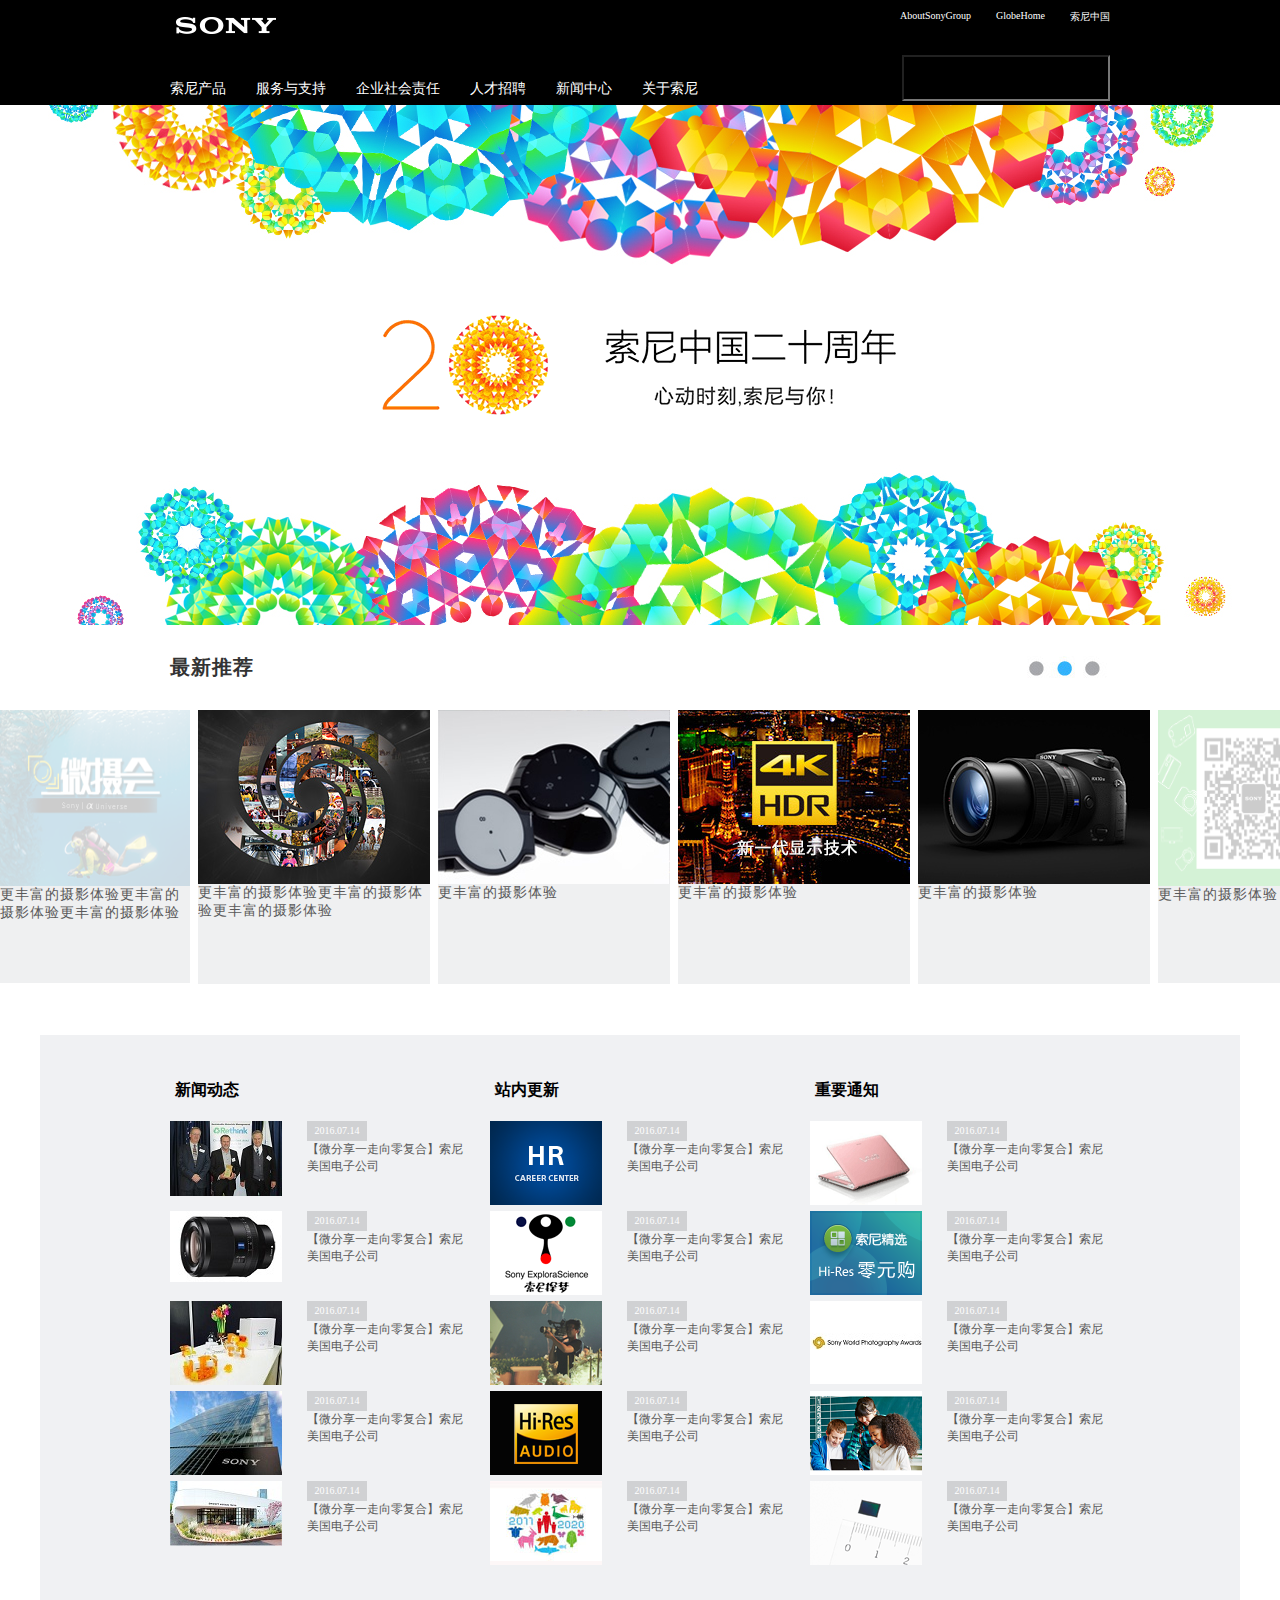
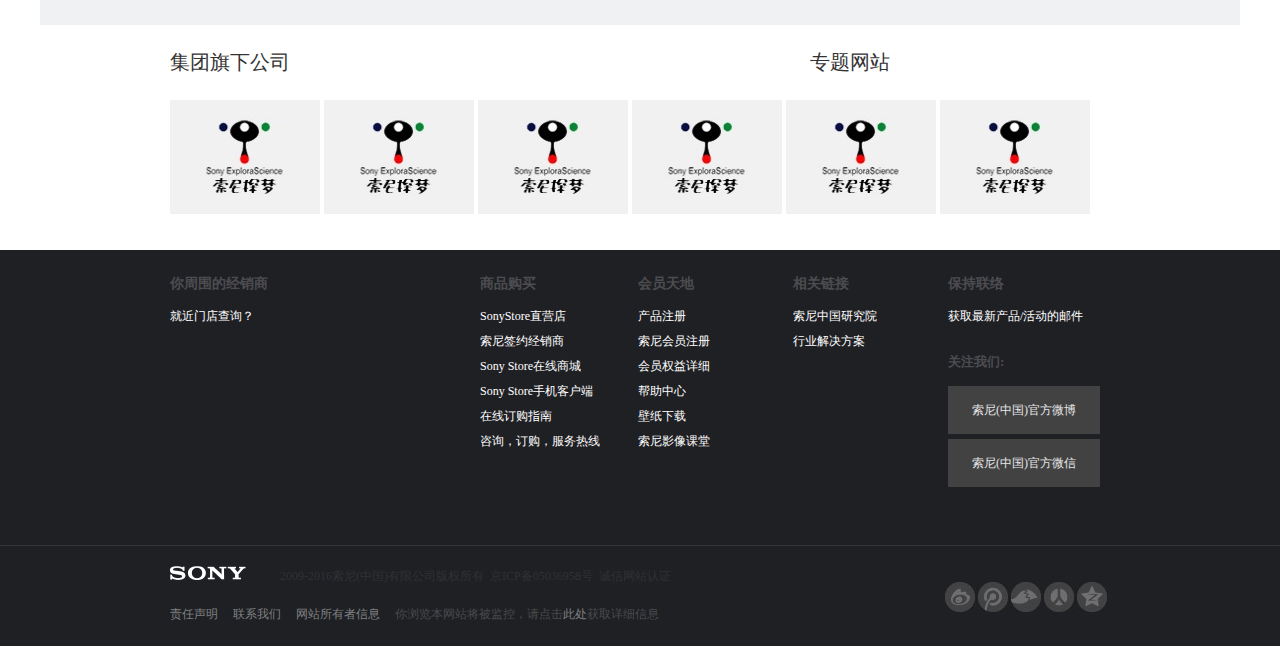
<file: Sony/index.html>
<!DOCTYPE HTML PUBLIC "-//W3C//DTD HTML 4.01 Transitional//EN"
"http://www.w3.org/TR/html4/loose.dtd">
<html>
<head>
<meta http-equiv="Content-Type" content="text/html; charset=utf-8">
<title>索尼中国</title>
<link rel="stylesheet" href="css/style.css">
</head>
<body>
	<div class="header">
		<div class="center">
			<div class="header_top">
				<div class="logo"></div>
				<div class="about">
					<ul>
						<li><a href="#">AboutSonyGroup</a></li>
						<li><a href="#">GlobeHome</a></li>
						<li><a href="#">索尼中国</a></li
					></ul>
				</div>
			</div>
			<div class="header_bottom">
				<div class="nav">
					<ul>
						<li><a href="#">索尼产品</a></li>
						<li><a href="#">服务与支持</a></li>
						<li><a href="#">企业社会责任</a></li>
						<li><a href="#">人才招聘</a></li>
						<li><a href="#">新闻中心</a></li>
						<li><a href="#">关于索尼</a></li>
					</ul>
				</div>
				<div class="search">
					<input type="text" name="search">
				</div>
		 	</div>
		</div>	
	</div>
	<div class="ad">
		<div class="center"></div>
	</div>
	<div class="list">
		<div class="center">
			<div class="introduce">
		    	<h3>最新推荐</h3>
			</div>
			<div class="point"><img src="images/point.png" alt=""></div>
		</div>	
		<div class="products">
			<div class="center">
				<div class="product"><img src="images/product1.jpg" alt=""  class="one"><p class="expect">更丰富的摄影体验更丰富的摄影体验更丰富的摄影体验</p></div>
				<div class="product"><img src="images/product2.jpg" alt="" ><p>更丰富的摄影体验更丰富的摄影体验更丰富的摄影体验</p></div>
				<div class="product"><img src="images/product3.jpg" alt=""><p>更丰富的摄影体验</p></div>
				<div class="product"><img src="images/product4.jpg" alt=""><p>更丰富的摄影体验</p></div>
				<div class="product"><img src="images/product5.jpg" alt=""><p>更丰富的摄影体验</p></div>
				<div class="product right"><img src="images/product6.jpg" alt="" class="one"><p class="expect">更丰富的摄影体验</p></div>
			</div>
		</div>
	</div>
	<div class="content">
		<div class="main">
			<div class="center">
				<div class="news">
					<h4>新闻动态</h4>
					<div class="box">
						<div class="img"><a href="#"><img src="images/new1.jpg" alt=""></a></div>
						<div class="words"><p>2016.07.14</p><a href="#">【微分享一走向零复合】索尼美国电子公司</a></div>
					</div>
					<div class="box">
						<div class="img"><a href="#"><img src="images/new2.jpg" alt=""></a></div>
						<div class="words"><p>2016.07.14</p><a href="#">【微分享一走向零复合】索尼美国电子公司</a></div>
					</div>
					<div class="box">
						<div class="img"><a href="#"><img src="images/new3.jpg" alt=""></a></div>
						<div class="words"><p>2016.07.14</p><a href="#">【微分享一走向零复合】索尼美国电子公司</a></div>
					</div>
					<div class="box">
						<div class="img"><a href="#"><img src="images/new4.jpg" alt=""></a></div>
						<div class="words"><p>2016.07.14</p><a href="#">【微分享一走向零复合】索尼美国电子公司</a></div>
					</div>
					<div class="box">
						<div class="img"><a href="#"><img src="images/new5.jpg" alt=""></a></div>
						<div class="words"><p>2016.07.14</p><a href="#">【微分享一走向零复合】索尼美国电子公司</a></div>
			       </div>
				</div>			
				<div class="news">
					<h4>站内更新</h4>
					<div class="box">
						<div class="img"><a href="#"><img src="images/new6.PNG" alt=""></a></div>
						<div class="words"><p>2016.07.14</p><a href="#">【微分享一走向零复合】索尼美国电子公司</a></div>
					</div>
					<div class="box">
						<div class="img"><a href="#"><img src="images/new7.png" alt=""></a></div>
						<div class="words"><p>2016.07.14</p><a href="#">【微分享一走向零复合】索尼美国电子公司</a></div>
					</div>
					<div class="box">
						<div class="img"><a href="#"><img src="images/new8.jpg" alt=""></a></div>
						<div class="words"><p>2016.07.14</p><a href="#">【微分享一走向零复合】索尼美国电子公司</a></div>
					</div>
					<div class="box">
						<div class="img"><a href="#"><img src="images/new9.png" alt=""></a></div>
						<div class="words"><p>2016.07.14</p><a href="#">【微分享一走向零复合】索尼美国电子公司</a></div>
					</div>
					<div class="box">
						<div class="img"><a href="#"><img src="images/new10.jpg" alt=""></a></div>
						<div class="words"><p>2016.07.14</p><a href="#">【微分享一走向零复合】索尼美国电子公司</a></div>
			       </div>
				</div>			

				<div class="news right">
					<h4>重要通知</h4>
					<div class="box">
						<div class="img"><a href="#"><img src="images/new11.png" alt=""></a></div>
						<div class="words"><p>2016.07.14</p><a href="#">【微分享一走向零复合】索尼美国电子公司</a></div>
					</div>
					<div class="box">
						<div class="img"><a href="#"><img src="images/new12.png" alt=""></a></div>
						<div class="words"><p>2016.07.14</p><a href="#">【微分享一走向零复合】索尼美国电子公司</a></div>
					</div>
					<div class="box">
						<div class="img"><a href="#"><img src="images/new13.jpg" alt=""></a></div>
						<div class="words"><p>2016.07.14</p><a href="#">【微分享一走向零复合】索尼美国电子公司</a></div>
					</div>
					<div class="box">
						<div class="img"><a href="#"><img src="images/new14.png" alt=""></a></div>
						<div class="words"><p>2016.07.14</p><a href="#">【微分享一走向零复合】索尼美国电子公司</a></div>
					</div>
					<div class="box">
						<div class="img"><a href="#"><img src="images/new15.png" alt=""></a></div>
						<div class="words"><p>2016.07.14</p><a href="#">【微分享一走向零复合】索尼美国电子公司</a></div>
			       </div>
				</div>			

			</div>
		</div>
	</div>
	<div class="company">
		<div class="center">
			<div class="title"><span>集团旗下公司</span><span class="right">专题网站</span></div>
			<div class="image">
				<a href="#"><img src="images/film1.jpg" alt=""></a>
				<a href="#"><img src="images/film1.jpg" alt=""></a>
				<a href="#"><img src="images/film1.jpg" alt=""></a>
				<a href="#"><img src="images/film1.jpg" alt=""></a>
				<a href="#"><img src="images/film1.jpg" alt=""></a>
				<a href="#"><img src="images/film1.jpg" alt=""></a>
			</div>
  		</div>
	</div>
	<div class="info">
		<div class="center">
			<div class="info1 first">
				<h4>你周围的经销商</h4>
				<ul>
					<li><a href="">就近门店查询？</a></li>
				</ul>
			</div>
			<div class="info1">
				<h4>商品购买</h4>
				<ul>
					<li><a href="#">SonyStore直营店</a></li>
					<li><a href="#">索尼签约经销商</a></li>
					<li><a href="#">Sony Store在线商城</a></li>
					<li><a href="#">Sony Store手机客户端</a></li>
					<li><a href="#">在线订购指南</a></li>
					<li><a href="#">咨询，订购，服务热线</a></li>
				 </ul>
			</div>
			<div class="info1 second">
				<h4>会员天地</h4>
				<ul>
					<li><a href="#">产品注册</a></li>
					<li><a href="#">索尼会员注册</a></li>
					<li><a href="#">会员权益详细</a></li>
					<li><a href="#">帮助中心</a></li>
					<li><a href="#">壁纸下载</a></li>
					<li><a href="#">索尼影像课堂</a></li>
				 </ul>
			</div>
			<div class="info1">
				<h4>相关链接</h4>
				<ul>
					<li><a href="#">索尼中国研究院</a></li>
					<li><a href="#">行业解决方案</a></li>
				 </ul>
			</div>
			<div class="info1 third">
				<h4>保持联络</h4>
				<ul>
					<li><a href="#">获取最新产品/活动的邮件</a></li>
				</ul>
				<h5>关注我们:</h5>
			    <ul class="lastUl">
				 	<li><a href="#">索尼(中国)官方微博</a></li>
					<li><a href="#">索尼(中国)官方微信</a></li>
				</ul>
			</div>
		</div>
	</div>
	<div class="footer">
		<div class="center">
			<div class="left">
				<div class="left_top">
					<div class="logo">
						<img src="images/footer_logo.gif" alt="">
						<span>2009-2016索尼(中国)有限公司版权所有&nbsp;&nbsp;京ICP备05036958号&nbsp;&nbsp;诚信网站认证</span>
					</div>
				</div>
				<div class="left_bottom">
					<ul>
						<li><a href="#">责任声明</a></li>
						<li><a href="#">联系我们</a></li>
						<li><a href="#">网站所有者信息</a></li>
						<li class="last">你浏览本网站将被监控，请点击<a href="#">此处</a>获取详细信息</li>
					</ul>
				</div>
			</div>
			<div class="right"></div>
		</div>
	</div>
</body>
</html>
</file>
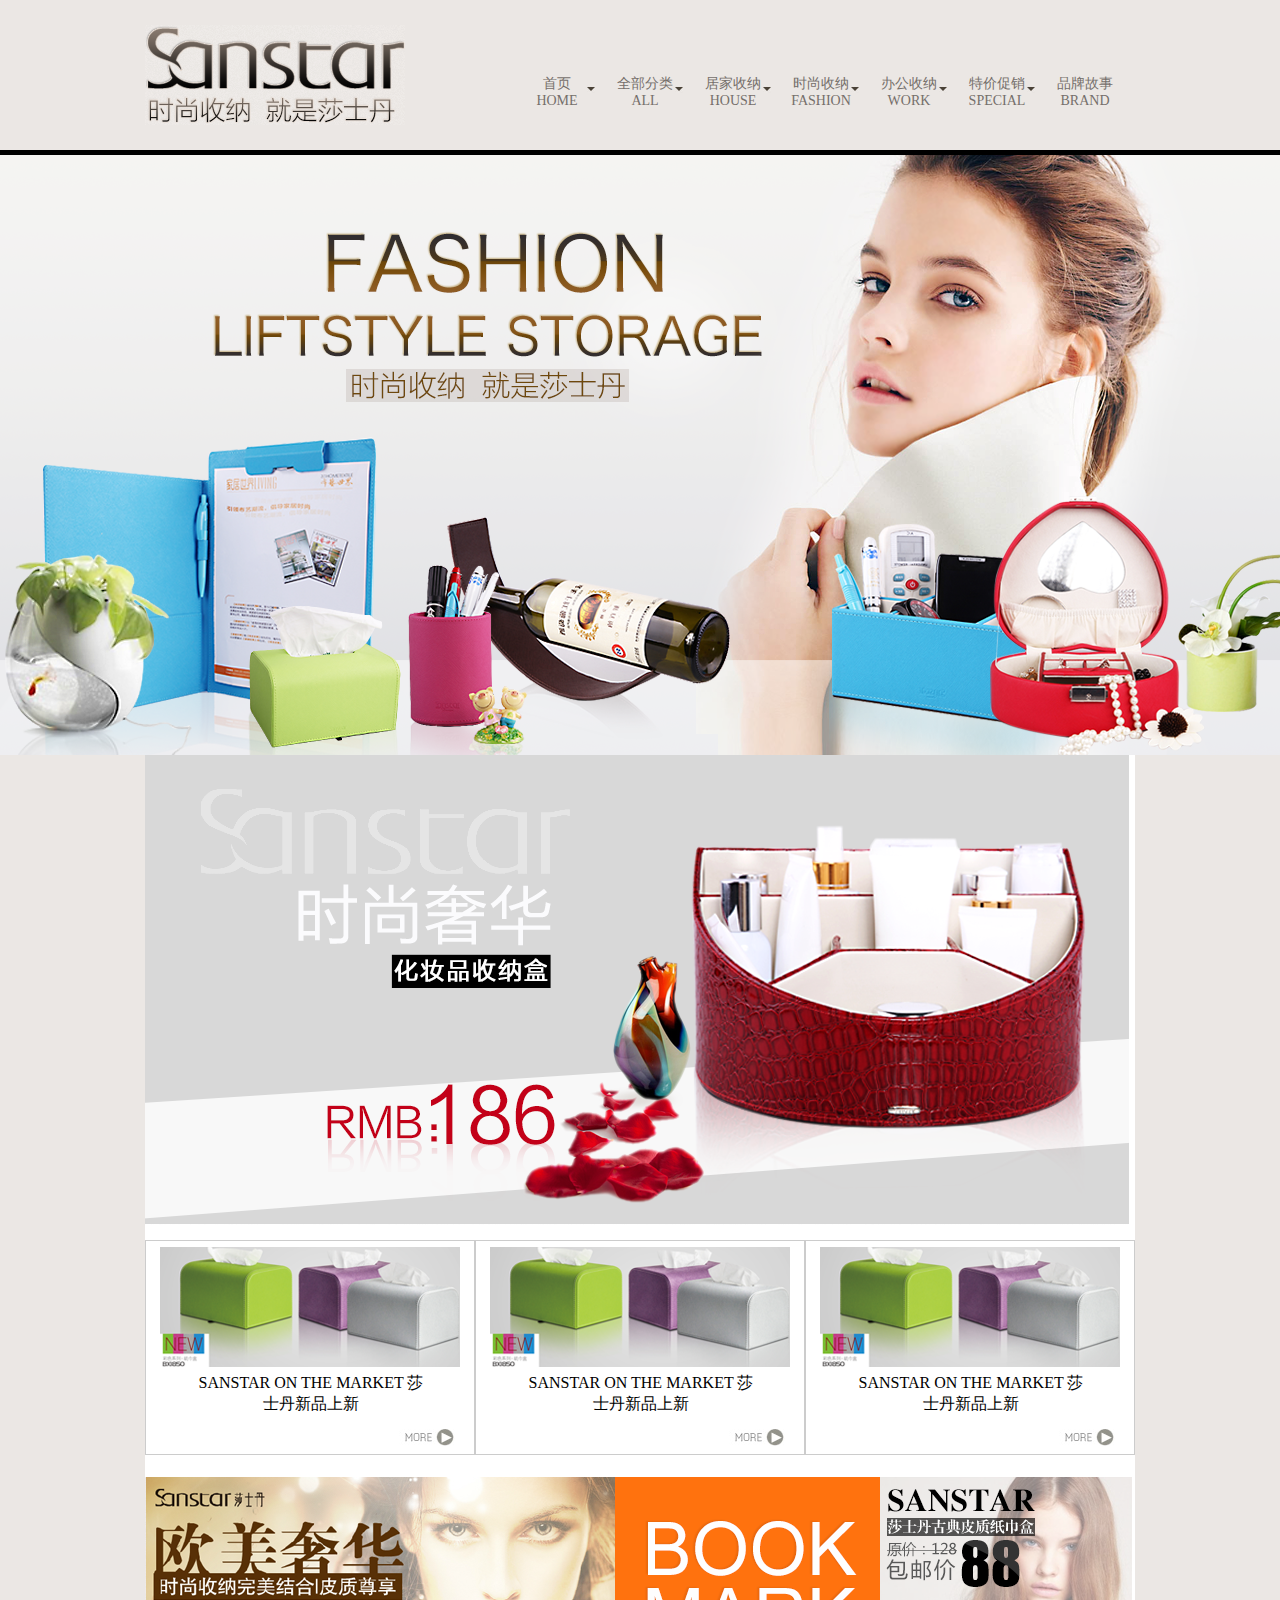
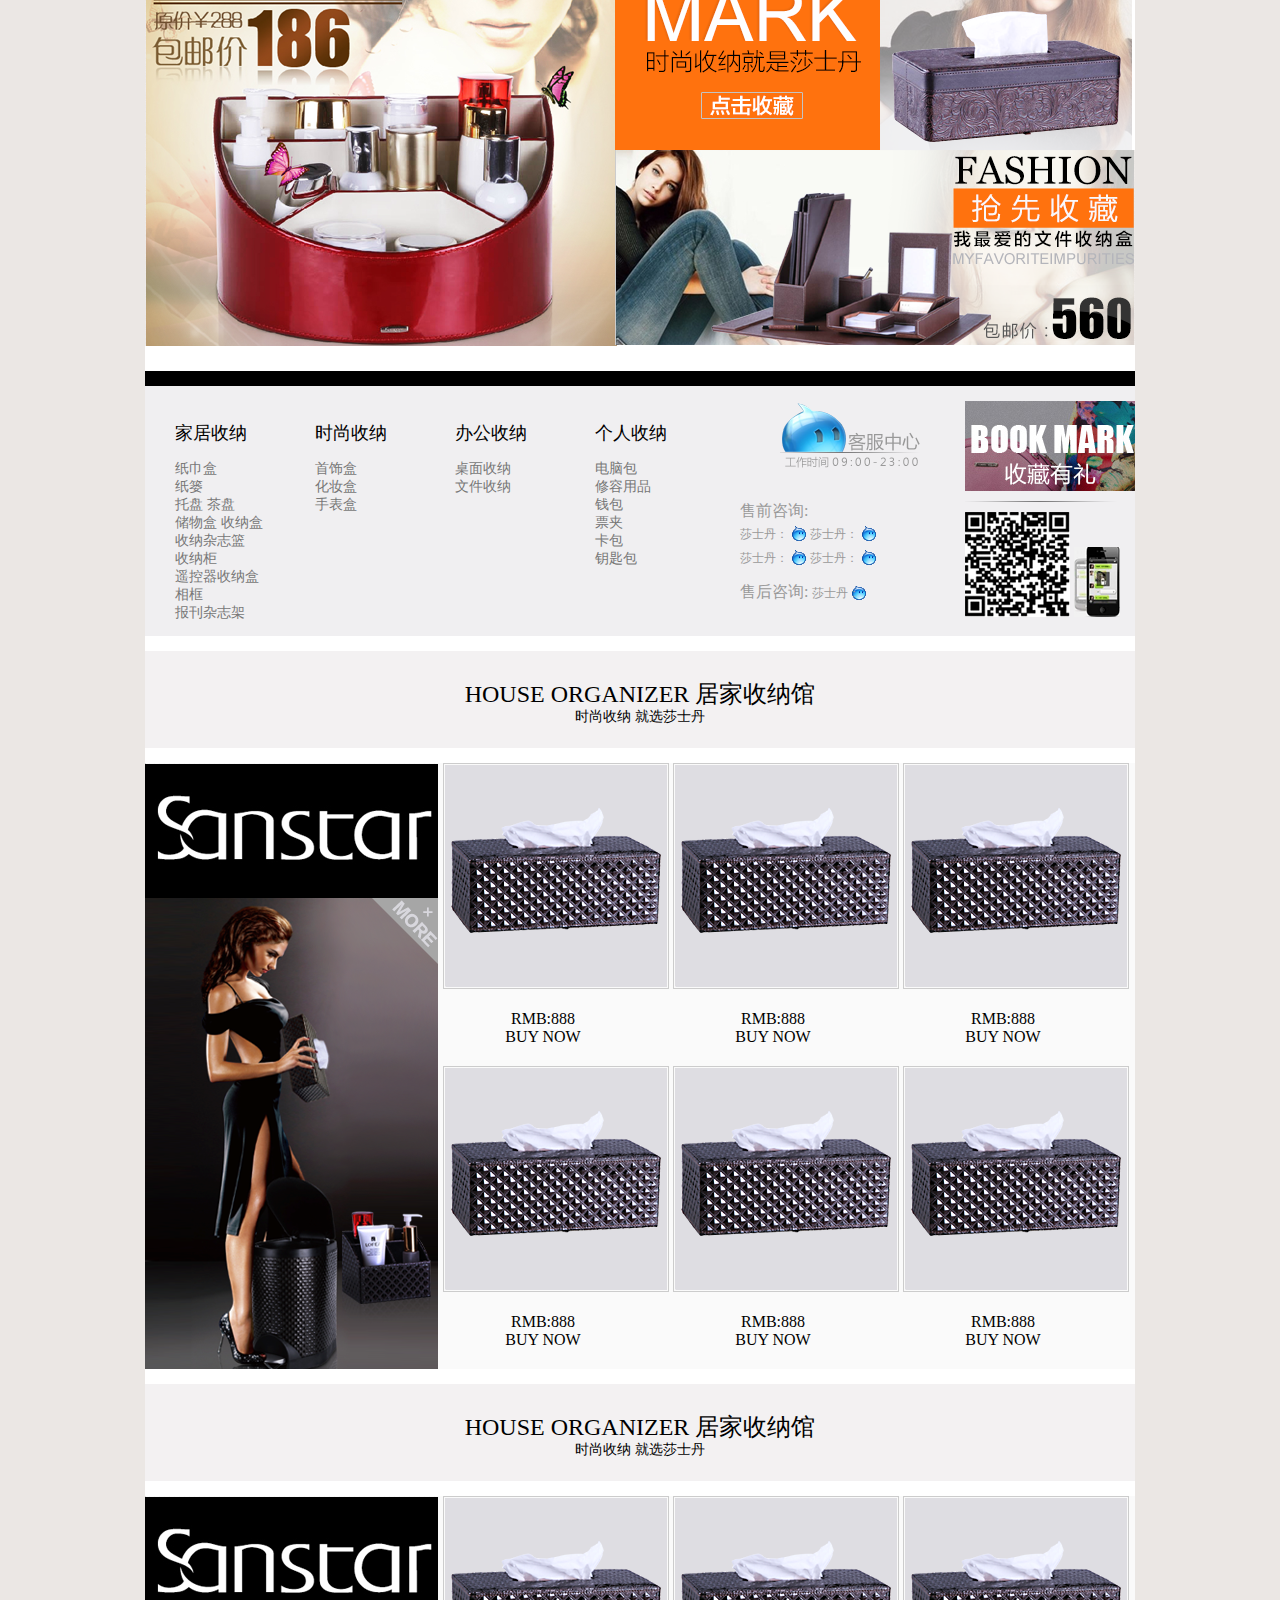
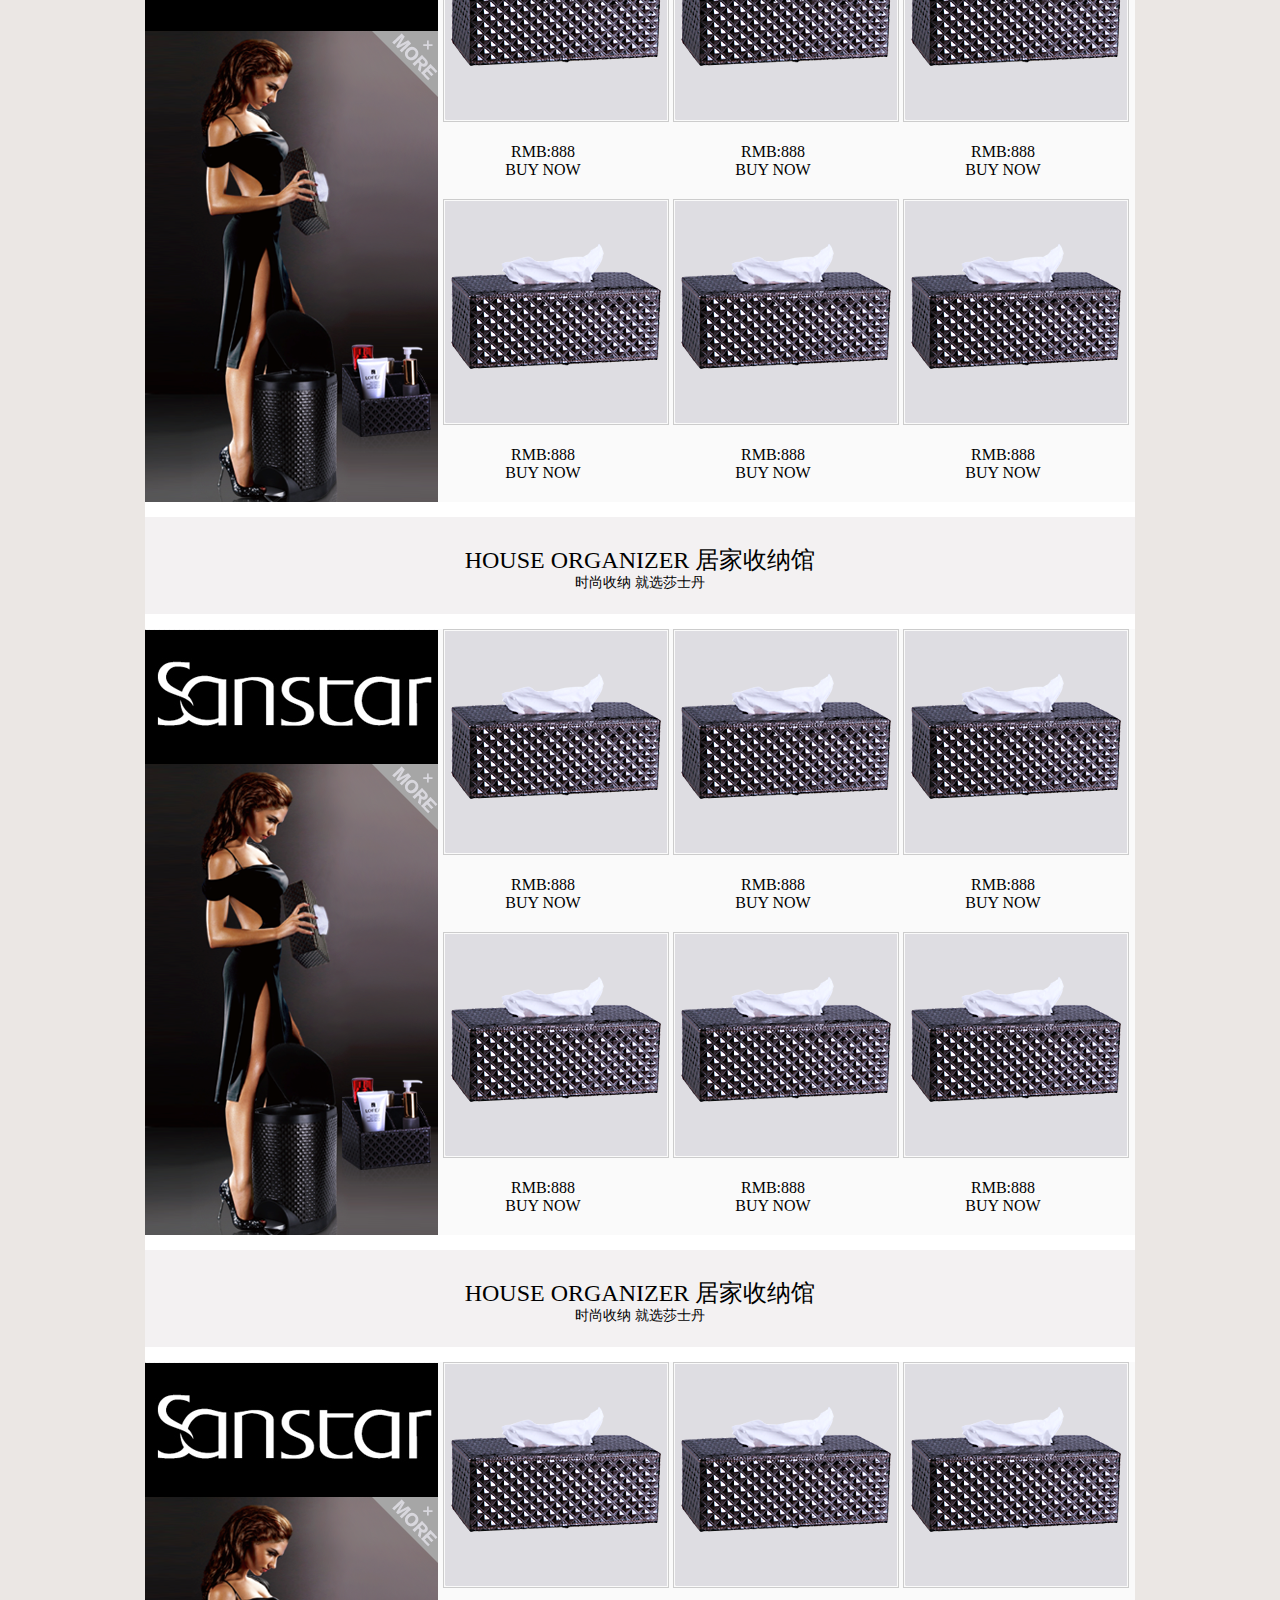
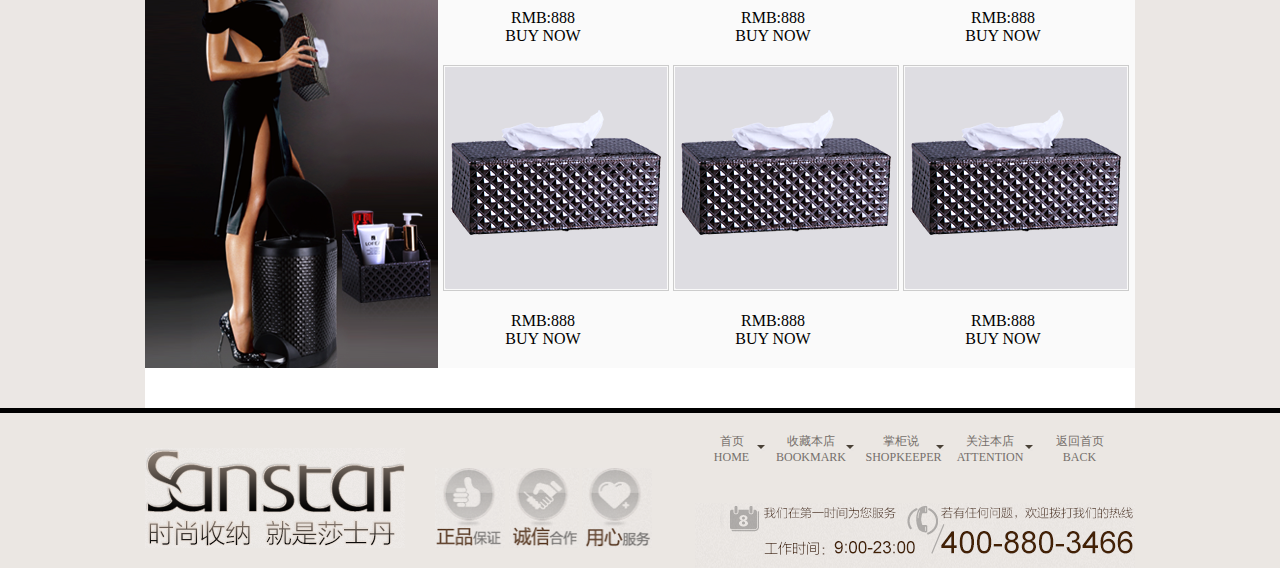
<file: ssd/index.html>
<!DOCTYPE HTML PUBLIC "-//W3C//DTD HTML 4.01 Transitional//EN"
"http://www.w3.org/TR/html4/loose.dtd">
<html>
<head>
<meta http-equiv="Content-Type" content="text/html; charset=utf-8">
<title>莎士丹</title>
<link rel="stylesheet" href="css/reset.css">
<link rel="stylesheet" href="css/main.css">
</head>
<body>
	<!--头部-->
 	<div class="header">
		<div class="container">
			<img src="images/logo.png" alt="" class="logo">
			<ul class="nav">
				<li><a href="#">首页HOME</a><img src="images/sjx.png" alt=""></li>
				<li><a href="#">全部分类ALL</a><img src="images/sjx.png" alt=""></li>
				<li><a href="#">居家收纳HOUSE</a><img src="images/sjx.png" alt=""></li>
				<li><a href="#">时尚收纳FASHION</a><img src="images/sjx.png" alt=""></li>
				<li><a href="#">办公收纳WORK</a><img src="images/sjx.png" alt=""></li>
				<li><a href="#">特价促销SPECIAL</a><img src="images/sjx.png" alt=""></li>
				<li><a href="#">品牌故事BRAND</a></li>
			</ul>
		</div>
	</div>
	<div class="ad"></div>
	<!--内容-->
	<div class="content">
		<div class="container">
			<div class="top">
				<img src="images/box_01.png" alt="">
				<ul class="box1">
					<li><img src="images/shashidan_17.png" alt=""><p>SANSTAR ON THE MARKET 莎士丹新品上新</p><img src="images/shashidan_22.png" alt="" class="more"></li>
					<li><img src="images/shashidan_17.png" alt=""><p>SANSTAR ON THE MARKET 莎士丹新品上新</p><img src="images/shashidan_22.png" alt="" class="more"></li>
					<li><img src="images/shashidan_17.png" alt=""><p>SANSTAR ON THE MARKET 莎士丹新品上新</p><img src="images/shashidan_22.png" alt="" class="more"></li>
				</ul>
			</div>
			<div class="middle">
				<div class="box2">
					<a href="#"><img src="images/shashidan_26.png" alt=""></a>
				</div>
				<div class="box3">
					<div class="box3_top">
						<a href="#"><img src="images/shashidan_28.png" alt=""></a>
						<a href="#"><img src="images/shashidan_30.png" alt=""></a>
					</div>
					<div class="box3_bottom"><a href="#"><img src="images/image2_07.png" alt=""></a></div>
				</div>
			</div>
			<div class="foot">
				<ul class="box4">
					<li>
						<ul>
							<h3>家居收纳</h3>
							<li><a href="#">纸巾盒</a></li>
							<li><a href="#">纸篓</a></li>
							<li><a href="#">托盘 茶盘</a></li>
							<li><a href="#">储物盒 收纳盒</a></li>
							<li><a href="#">收纳杂志篮</a></li>
							<li><a href="#">收纳柜</a></li>
							<li><a href="#">遥控器收纳盒</a></li>
							<li><a href="#">相框</a></li>
							<li><a href="#">报刊杂志架</a></li>
						</ul>
					</li>
					<li>
						<ul>
							<h3>时尚收纳</h3>
							<li><a href="#">首饰盒</a></li>
							<li><a href="#">化妆盒</a></li>
							<li><a href="#">手表盒</a></li>
						</ul>
					</li>
					<li>
						<ul>
							<h3>办公收纳</h3>
							<li><a href="#">桌面收纳</a></li>
							<li><a href="#">文件收纳</a></li>
						</ul>
					</li>
					<li>
						<ul>
							<h3>个人收纳</h3>
							<li><a href="#">电脑包</a></li>
							<li><a href="#">修容用品</a></li>
							<li><a href="#">钱包</a></li>
							<li><a href="#">票夹</a></li>
							<li><a href="#">卡包</a></li>
							<li><a href="#">钥匙包</a></li>
						</ul>
					</li>
				</ul>
				<!-- <img src="images/image2_11.png" alt=""> -->
				<div class="foot_right">
					<span class="chat">
						<img src="images/shashidan_40.png" alt="">
						<h3>售前咨询:</h3>
						<ul>
							<li>莎士丹：</li>
							<li>莎士丹：</li>
							<li>莎士丹：</li>
							<li>莎士丹：</li>
							<li class="last">售后咨询: <span>莎士丹：</span></li>
						</ul>
					</span>
					<span class="mark">
						<img src="images/shashidan_37.png" alt="" class="img1">
						<img src="images/dian_03.png" alt="" class="img2">
						<img src="images/shashidan_45.png" alt="" class="img3">
						<img src="images/shashidan_51.png" alt="">
					</span>
				</div>
			</div>
			<div class="banner">
				<h1>HOUSE ORGANIZER 居家收纳馆</h1>
				<p>时尚收纳 就选莎士丹</p>
			</div>
			<div class="images">
				<div class="images_left"><img src="images/shashidan_56.png" alt=""></div>
				<div class="images_right">
					<ul>
						<li><a href=""><img src="images/shashidan_59.png" alt=""></a><span>RMB:888 BUY NOW</span></li>
						<li><a href=""><img src="images/shashidan_59.png" alt=""></a><span>RMB:888 BUY NOW</span></li>
						<li><a href=""><img src="images/shashidan_59.png" alt=""></a><span>RMB:888 BUY NOW</span></li>
						<li><a href=""><img src="images/shashidan_59.png" alt=""></a><span>RMB:888 BUY NOW</span></li>
						<li><a href=""><img src="images/shashidan_59.png" alt=""></a><span>RMB:888 BUY NOW</span></li>
						<li><a href=""><img src="images/shashidan_59.png" alt=""></a><span>RMB:888 BUY NOW</span></li>
					</ul>
				</div>
			</div>
			<div class="banner">
				<h1>HOUSE ORGANIZER 居家收纳馆</h1>
				<p>时尚收纳 就选莎士丹</p>
			</div>
			<div class="images">
				<div class="images_left"><img src="images/shashidan_56.png" alt=""></div>
				<div class="images_right">
					<ul>
						<li><a href=""><img src="images/shashidan_59.png" alt=""></a><span>RMB:888 BUY NOW</span></li>
						<li><a href=""><img src="images/shashidan_59.png" alt=""></a><span>RMB:888 BUY NOW</span></li>
						<li><a href=""><img src="images/shashidan_59.png" alt=""></a><span>RMB:888 BUY NOW</span></li>
						<li><a href=""><img src="images/shashidan_59.png" alt=""></a><span>RMB:888 BUY NOW</span></li>
						<li><a href=""><img src="images/shashidan_59.png" alt=""></a><span>RMB:888 BUY NOW</span></li>
						<li><a href=""><img src="images/shashidan_59.png" alt=""></a><span>RMB:888 BUY NOW</span></li>
					</ul>
				</div>
			</div>
			<div class="banner">
				<h1>HOUSE ORGANIZER 居家收纳馆</h1>
				<p>时尚收纳 就选莎士丹</p>
			</div>
			<div class="images">
				<div class="images_left"><img src="images/shashidan_56.png" alt=""></div>
				<div class="images_right">
					<ul>
						<li><a href=""><img src="images/shashidan_59.png" alt=""></a><span>RMB:888 BUY NOW</span></li>
						<li><a href=""><img src="images/shashidan_59.png" alt=""></a><span>RMB:888 BUY NOW</span></li>
						<li><a href=""><img src="images/shashidan_59.png" alt=""></a><span>RMB:888 BUY NOW</span></li>
						<li><a href=""><img src="images/shashidan_59.png" alt=""></a><span>RMB:888 BUY NOW</span></li>
						<li><a href=""><img src="images/shashidan_59.png" alt=""></a><span>RMB:888 BUY NOW</span></li>
						<li><a href=""><img src="images/shashidan_59.png" alt=""></a><span>RMB:888 BUY NOW</span></li>
					</ul>
				</div>
			</div>
			<div class="banner">
				<h1>HOUSE ORGANIZER 居家收纳馆</h1>
				<p>时尚收纳 就选莎士丹</p>
			</div>
			<div class="images">
				<div class="images_left"><img src="images/shashidan_56.png" alt=""></div>
				<div class="images_right">
					<ul>
						<li><a href=""><img src="images/shashidan_59.png" alt=""></a><span>RMB:888 BUY NOW</span></li>
						<li><a href=""><img src="images/shashidan_59.png" alt=""></a><span>RMB:888 BUY NOW</span></li>
						<li><a href=""><img src="images/shashidan_59.png" alt=""></a><span>RMB:888 BUY NOW</span></li>
						<li><a href=""><img src="images/shashidan_59.png" alt=""></a><span>RMB:888 BUY NOW</span></li>
						<li><a href=""><img src="images/shashidan_59.png" alt=""></a><span>RMB:888 BUY NOW</span></li>
						<li><a href=""><img src="images/shashidan_59.png" alt=""></a><span>RMB:888 BUY NOW</span></li>
					</ul>
				</div>
			</div>
			
			
		</div>
	</div>
	<!--底部-->
	<div class="footer">
		<div class="container">
			<span class="left"><img src="images/logo.png" alt=""></span>
			<span class="center">
				<img src="images/shashidan_71.png" alt="">
				<img src="images/shashidan_73.png" alt="">
				<img src="images/shashidan_68.png" alt="">
			</span>
			<span class="right">
				<div class="right_top">
			   		<ul>
						<li><a href="#" class="except">首页HOME</a><img src="images/sjx.png" alt=""></li>
						<li><a href="#">收藏本店BOOKMARK</a><img src="images/sjx.png" alt=""></li>
						<li><a href="#">掌柜说SHOPKEEPER</a><img src="images/sjx.png" alt=""></li>
						<li><a href="#">关注本店ATTENTION</a><img src="images/sjx.png" alt=""></li>
						<li><a href="#">返回首页BACK</a></li>
			   		</ul>
				</div>
				<div class="right_bottom">
					<img src="images/images5_03.png" alt="">
				</div>
			</span>
		</div>
	</div>
</body>
</html>
</file>
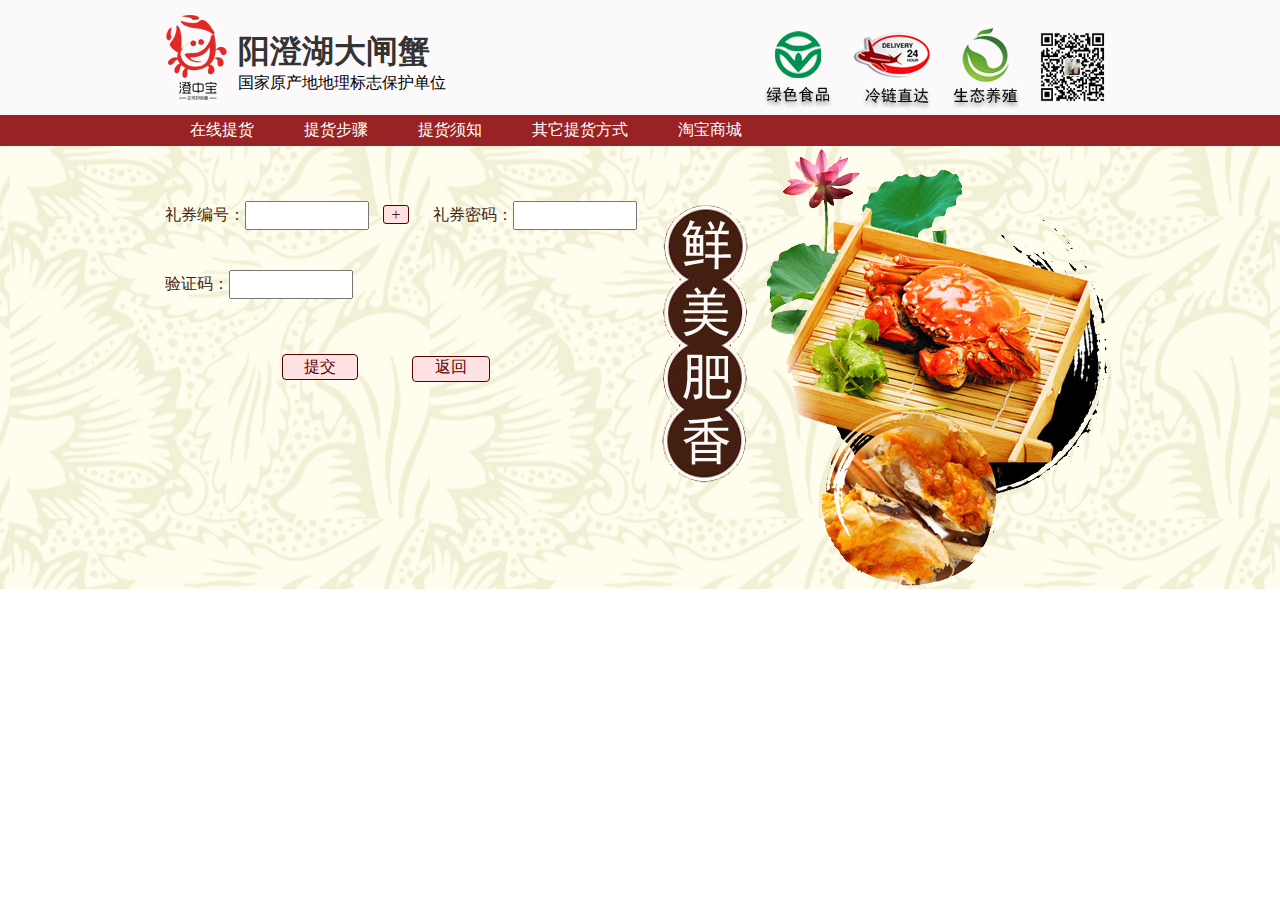
<file: Hairy Crabs/Multicard.html>
<!DOCTYPE HTML PUBLIC "-//W3C//DTD HTML 4.01 Transitional//EN" "http://www.w3.org/TR/html4/loose.dtd">
<html lang="en">
<head>
	<meta http-equiv="Content-Type" content="text/html;charset=UTF-8">
	<title>阳澄湖大闸蟹-多卡提货</title>
	<link rel="stylesheet" type="text/css" href="css/style.css">
	<link rel="stylesheet" type="text/css" href="css/reset.css">
</head>
<body>
	<!--头部-->
	<div class="header">
		<div class="center">
			<img src="images/logo.png" class="logo">
			<div class="logo_r">
				<h1>阳澄湖大闸蟹</h1>
				<p>国家原产地地理标志保护单位</p>
			</div>
			<div class="h_right">
				<img src="images/crab_13.png">
				<img src="images/crab_08.png">
				<img src="images/crab_10.png">
				<img src="images/crab_05.png" class="qr_code">
			</div>
		</div>
	</div>
	<!--导航-->
	<div class="nav">
		<div class="center">
			<ul>
				<li><a href="Online.html">在线提货</a></li>
				<li><a href="step.html">提货步骤</a></li>
				<li><a href="notice.html">提货须知</a></li>
				<li><a href="otherways.html">其它提货方式</a></li>
				<li><a href="https://shop117301167.taobao.com/">淘宝商城</a></li>
			</ul>
		</div>
	</div>
	
	<!--内容-->
	<div class="content">
		<div class="center">
			<div class="con_left mu_left">
				礼券编号：<input type="text"/>
				<span>+</span>
				礼券密码：<input type="text"/>
				　　验证码：<input type="text"/>
				<p>
					<input type="submit" value="提交"/>
					<a href="Online.html">返回</a>
				</p>
			</div>
			<img src="images/crab_22.png" alt="">
		</div>
	</div>
	
</body>
</html>
</file>
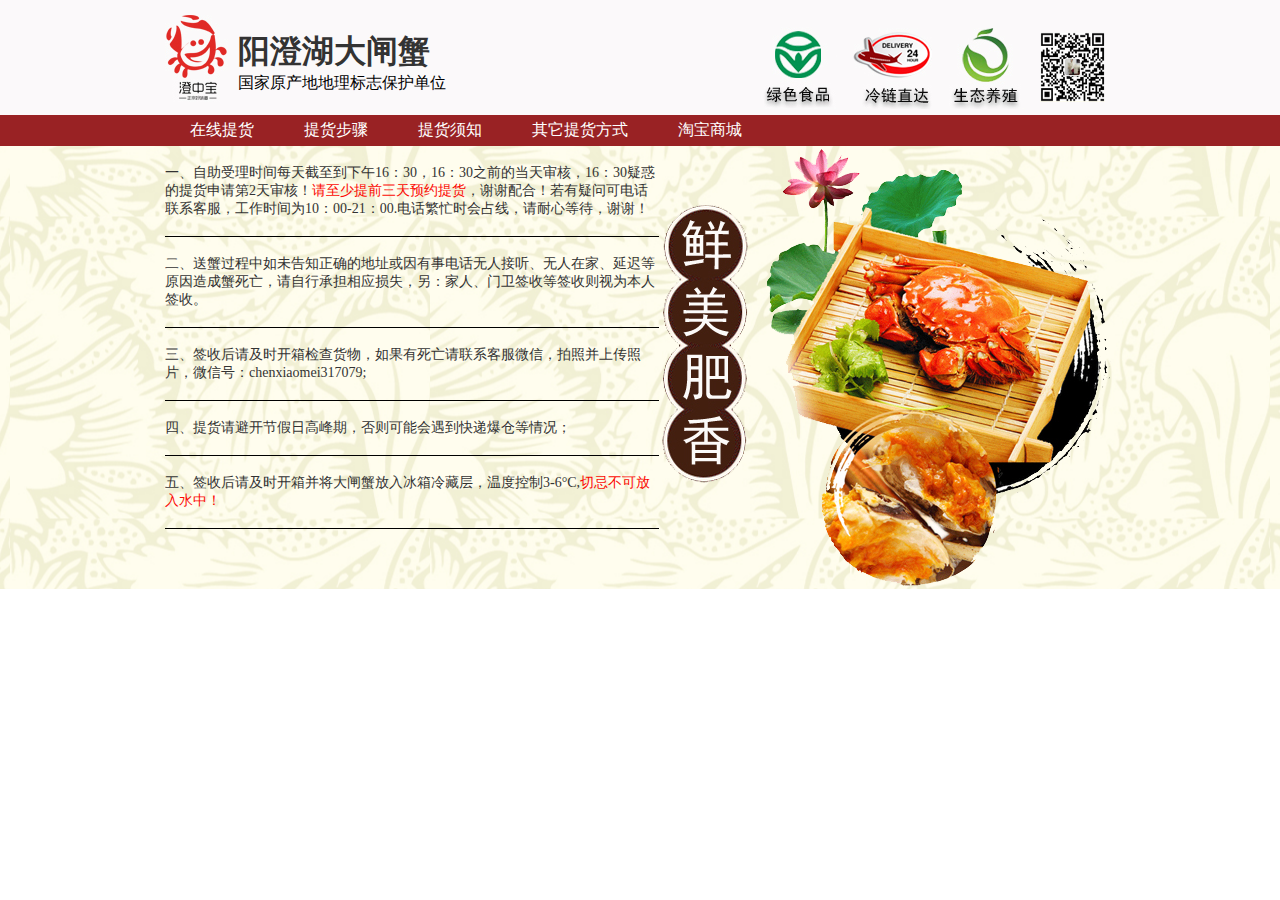
<file: Hairy Crabs/notice.html>
<!DOCTYPE HTML PUBLIC "-//W3C//DTD HTML 4.01 Transitional//EN" "http://www.w3.org/TR/html4/loose.dtd">
<html lang="en">
<head>
	<meta http-equiv="Content-Type" content="text/html;charset=UTF-8">
	<title>阳澄湖大闸蟹-提货须知</title>
	<link rel="stylesheet" type="text/css" href="css/style.css">
	<link rel="stylesheet" type="text/css" href="css/reset.css">
</head>
<body>
	<!--头部-->
	<div class="header">
		<div class="center">
			<img src="images/logo.png" class="logo">
			<div class="logo_r">
				<h1>阳澄湖大闸蟹</h1>
				<p>国家原产地地理标志保护单位</p>
			</div>
			<div class="h_right">
				<img src="images/crab_13.png">
				<img src="images/crab_08.png">
				<img src="images/crab_10.png">
				<img src="images/crab_05.png" class="qr_code">
			</div>
		</div>
	</div>
	<!--导航-->
	<div class="nav">
		<div class="center">
			<ul>
				<li><a href="Online.html">在线提货</a></li>
				<li><a href="step.html">提货步骤</a></li>
				<li><a href="notice.html">提货须知</a></li>
				<li><a href="otherways.html">其它提货方式</a></li>
				<li><a href="https://shop117301167.taobao.com/">淘宝商城</a></li>
			</ul>
		</div>
	</div>
	
	<!--内容-->
	<div class="content">
		<div class="center">
			<div class="con_left no_left">
				<ul>
					<li>一、自助受理时间每天截至到下午16：30，16：30之前的当天审核，16：30疑惑的提货申请第2天审核！<strong>请至少提前三天预约提货</strong>，谢谢配合！若有疑问可电话联系客服，工作时间为10：00-21：00.电话繁忙时会占线，请耐心等待，谢谢！</li>
					<li>二、送蟹过程中如未告知正确的地址或因有事电话无人接听、无人在家、延迟等原因造成蟹死亡，请自行承担相应损失，另：家人、门卫签收等签收则视为本人签收。</li>
					<li>三、签收后请及时开箱检查货物，如果有死亡请联系客服微信，拍照并上传照片，微信号：chenxiaomei317079;</li>
					<li>四、提货请避开节假日高峰期，否则可能会遇到快递爆仓等情况；</li>
					<li>五、签收后请及时开箱并将大闸蟹放入冰箱冷藏层，温度控制3-6°C,<strong>切忌不可放入水中！</strong></li>
				</ul>
			</div>
			<img src="images/crab_22.png" alt="">
		</div>
	</div>
	
</body>
</html>
</file>
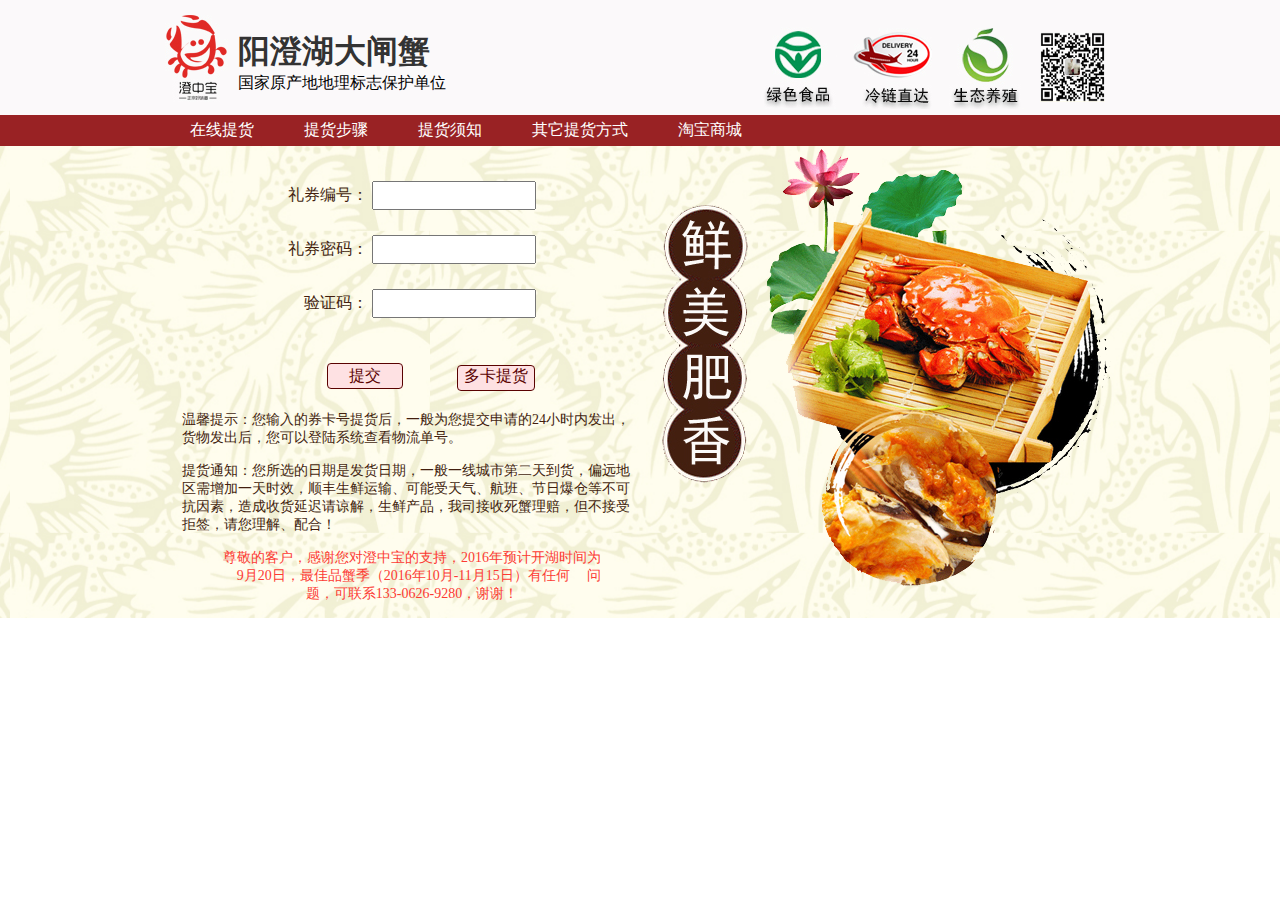
<file: Hairy Crabs/Online.html>
<!DOCTYPE HTML PUBLIC "-//W3C//DTD HTML 4.01 Transitional//EN" "http://www.w3.org/TR/html4/loose.dtd">
<html lang="en">
<head>
	<meta http-equiv="Content-Type" content="text/html;charset=UTF-8">
	<title>阳澄湖大闸蟹-在线提货</title>
	<link rel="stylesheet" type="text/css" href="css/style.css">
	<link rel="stylesheet" type="text/css" href="css/reset.css">
</head>
<body>
	<!--头部-->
	<div class="header">
		<div class="center">
			<img src="images/logo.png" class="logo">
			<div class="logo_r">
				<h1>阳澄湖大闸蟹</h1>
				<p>国家原产地地理标志保护单位</p>
			</div>
			<div class="h_right">
				<img src="images/crab_13.png">
				<img src="images/crab_08.png">
				<img src="images/crab_10.png">
				<img src="images/crab_05.png" class="qr_code">
			</div>
		</div>
	</div>
	<!--导航-->
	<div class="nav">
		<div class="center">
			<ul>
				<li><a href="Online.html">在线提货</a></li>
				<li><a href="step.html">提货步骤</a></li>
				<li><a href="notice.html">提货须知</a></li>
				<li><a href="otherways.html">其它提货方式</a></li>
				<li><a href="https://shop117301167.taobao.com">淘宝商城</a></li>
			</ul>
		</div>
	</div>
	
	<!--内容-->
	<div class="content">
		<div class="center">
			<div class="con_left on_left">
				<dl>
					<dd>礼券编号： <input type="text"/></dd>
					<dd>礼券密码： <input type="text"/></dd>
					<dd>　验证码： <input type="text"/></dd>		
				</dl>
				<span>	
					<input type="submit" value="提交"/>
					<a href="Multicard.html">多卡提货</a>
				</span>	
				<p>
					温馨提示：您输入的券卡号提货后，一般为您提交申请的24小时内发出，货物发出后，您可以登陆系统查看物流单号。
				</p>
				<p>
					提货通知：您所选的日期是发货日期，一般一线城市第二天到货，偏远地区需增加一天时效，顺丰生鲜运输、可能受天气、航班、节日爆仓等不可抗因素，造成收货延迟请谅解，生鲜产品，我司接收死蟹理赔，但不接受拒签，请您理解、配合！
				</p>
				<strong>
					尊敬的客户，感谢您对澄中宝的支持，2016年预计开湖时间为
					　9月20日，最佳品蟹季（2016年10月-11月15日）有任何
					　问题，可联系133-0626-9280，谢谢！
				</strong>
			</div>
			<img src="images/crab_22.png" alt="">
		</div>
	</div>
	
</body>
</html>
</file>
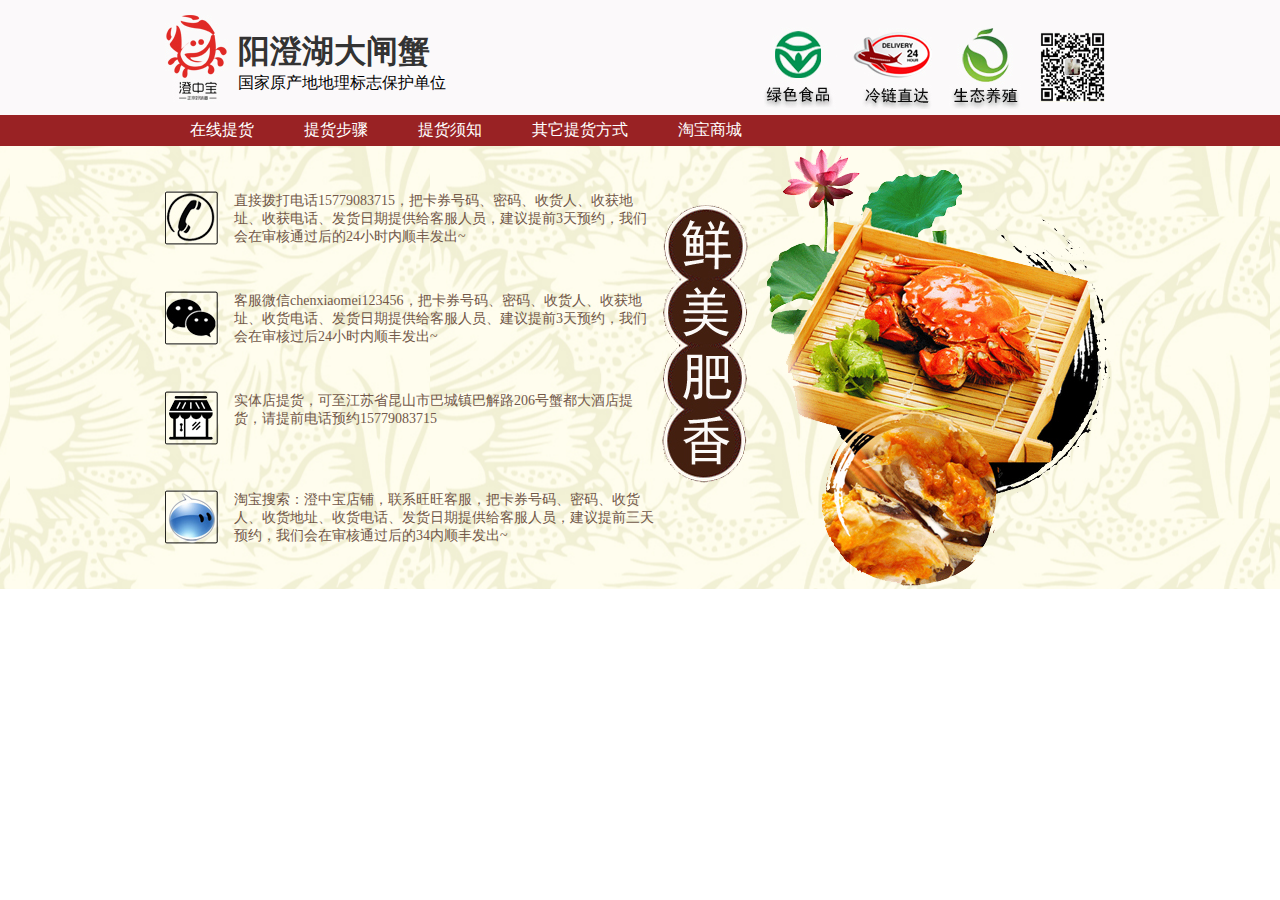
<file: Hairy Crabs/otherways.html>
<!DOCTYPE HTML PUBLIC "-//W3C//DTD HTML 4.01 Transitional//EN" "http://www.w3.org/TR/html4/loose.dtd">
<html lang="en">
<head>
	<meta http-equiv="Content-Type" content="text/html;charset=UTF-8">
	<title>阳澄湖大闸蟹-其它提货方式</title>
	<link rel="stylesheet" type="text/css" href="css/style.css">
	<link rel="stylesheet" type="text/css" href="css/reset.css">
</head>
<body>
	<!--头部-->
	<div class="header">
		<div class="center">
			<img src="images/logo.png" class="logo">
			<div class="logo_r">
				<h1>阳澄湖大闸蟹</h1>
				<p>国家原产地地理标志保护单位</p>
			</div>
			<div class="h_right">
				<img src="images/crab_13.png">
				<img src="images/crab_08.png">
				<img src="images/crab_10.png">
				<img src="images/crab_05.png" class="qr_code">
			</div>
		</div>
	</div>
	<!--导航-->
	<div class="nav">
		<div class="center">
			<ul>
				<li><a href="Online.html">在线提货</a></li>
				<li><a href="step.html">提货步骤</a></li>
				<li><a href="notice.html">提货须知</a></li>
				<li><a href="otherways.html">其它提货方式</a></li>
				<li><a href="https://shop117301167.taobao.com/">淘宝商城</a></li>
			</ul>
		</div>
	</div>
	
	<!--内容-->
	<div class="content">
		<div class="center">
			<div class="con_left ot_left">
				<ul>
					<li>
						<img src="images/others_03.png" alt="">
						<span>直接拨打电话15779083715，把卡券号码、密码、收货人、收获地址、收获电话、发货日期提供给客服人员，建议提前3天预约，我们会在审核通过后的24小时内顺丰发出~</span></img>
					</li>
					<li>
						<img src="images/others_07.png" alt="">
						<span>
						客服微信chenxiaomei123456，把卡券号码、密码、收货人、收获地址、收货电话、发货日期提供给客服人员、建议提前3天预约，我们会在审核过后24小时内顺丰发出~
						</span>
					</li>
					<li>
						<img src="images/others_11.png" alt="">
						<span>实体店提货，可至江苏省昆山市巴城镇巴解路206号蟹都大酒店提货，请提前电话预约15779083715</span></img>
					</li>
					<li>
						<img src="images/others_15.png" alt="">
						<span>淘宝搜索：澄中宝店铺，联系旺旺客服，把卡券号码、密码、收货人、收货地址、收货电话、发货日期提供给客服人员，建议提前三天预约，我们会在审核通过后的34内顺丰发出~</span></img>
					</li>
				</ul>
			</div>
			<img src="images/crab_22.png" alt="">
		</div>
	</div>
	
</body>
</html>
</file>
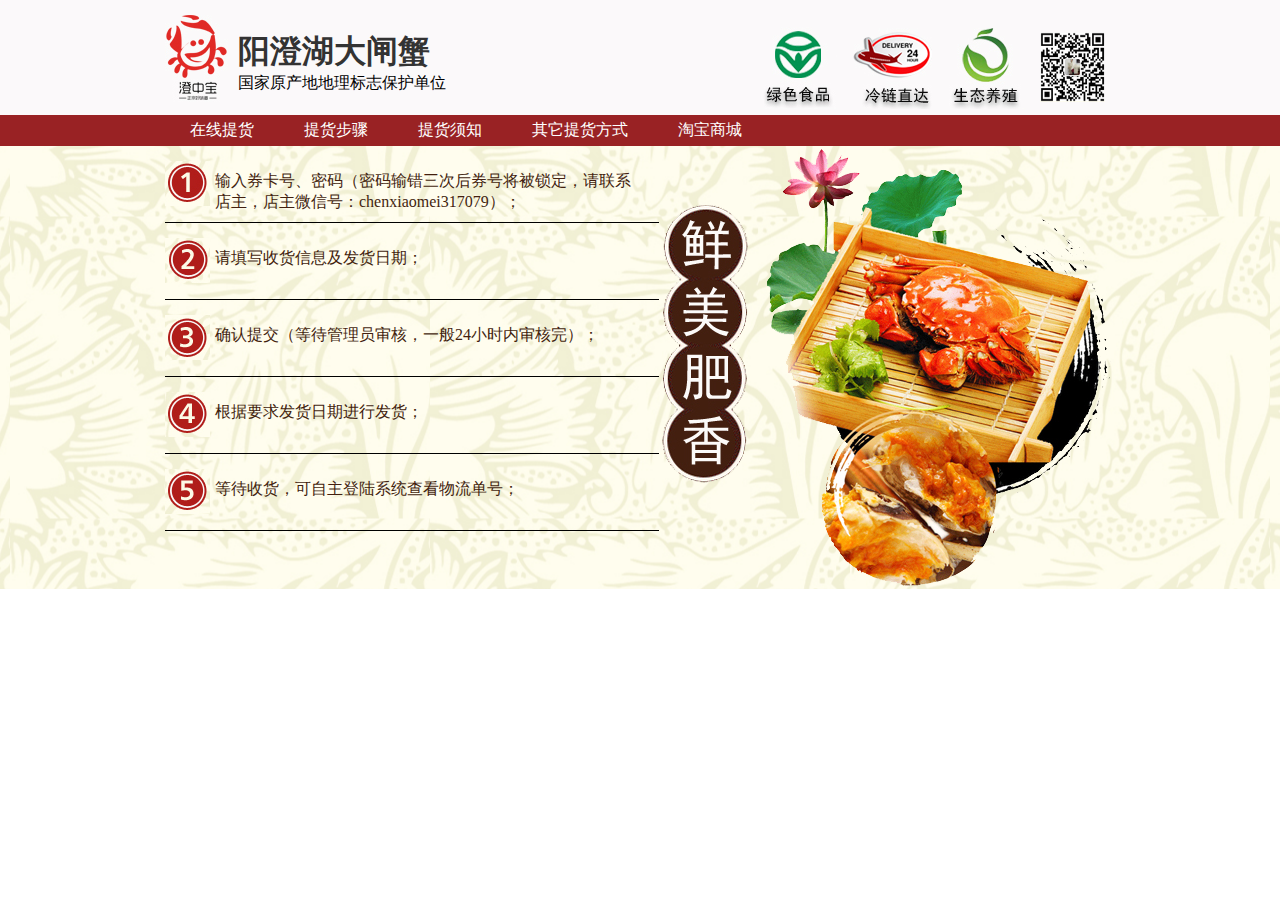
<file: Hairy Crabs/step.html>
<!DOCTYPE HTML PUBLIC "-//W3C//DTD HTML 4.01 Transitional//EN" "http://www.w3.org/TR/html4/loose.dtd">
<html lang="en">
<head>
	<meta http-equiv="Content-Type" content="text/html;charset=UTF-8">
	<title>阳澄湖大闸蟹-提货步骤</title>
	<link rel="stylesheet" type="text/css" href="css/style.css">
	<link rel="stylesheet" type="text/css" href="css/reset.css">
</head>
<body>
	<!--头部-->
	<div class="header">
		<div class="center">
			<img src="images/logo.png" class="logo">
			<div class="logo_r">
				<h1>阳澄湖大闸蟹</h1>
				<p>国家原产地地理标志保护单位</p>
			</div>
			<div class="h_right">
				<img src="images/crab_13.png">
				<img src="images/crab_08.png">
				<img src="images/crab_10.png">
				<img src="images/crab_05.png" class="qr_code">
			</div>
		</div>
	</div>
	<!--导航-->
	<div class="nav">
		<div class="center">
			<ul>
				<li><a href="Online.html">在线提货</a></li>
				<li><a href="step.html">提货步骤</a></li>
				<li><a href="notice.html">提货须知</a></li>
				<li><a href="otherways.html">其它提货方式</a></li>
				<li><a href="https://shop117301167.taobao.com/">淘宝商城</a></li>
			</ul>
		</div>
	</div>
	
	<!--内容-->
	<div class="content">
		<div class="center">
			<div class="con_left se_left">
				<ul>
					<li>
						<img src="images/step_03.png" alt="">
						<span>输入券卡号、密码（密码输错三次后券号将被锁定，请联系店主，店主微信号：chenxiaomei317079）；</span>
					</li>
					<li>
						<img src="images/step_06.png" alt="">
						<span>请填写收货信息及发货日期；</span>
					</li>
					<li>
						<img src="images/step_09.png" alt="">
						<span>确认提交（等待管理员审核，一般24小时内审核完）；</span>
						</li>
					<li>
						<img src="images/step_13.png" alt="">
						<span>根据要求发货日期进行发货；</span>	
					</li>
					<li>
						<img src="images/step_17.png" alt="">
						<span>等待收货，可自主登陆系统查看物流单号；</span>
					</li>
				</ul>
			</div>
			<img src="images/crab_22.png" alt="">
		</div>
	</div>
	
</body>
</html>
</file>
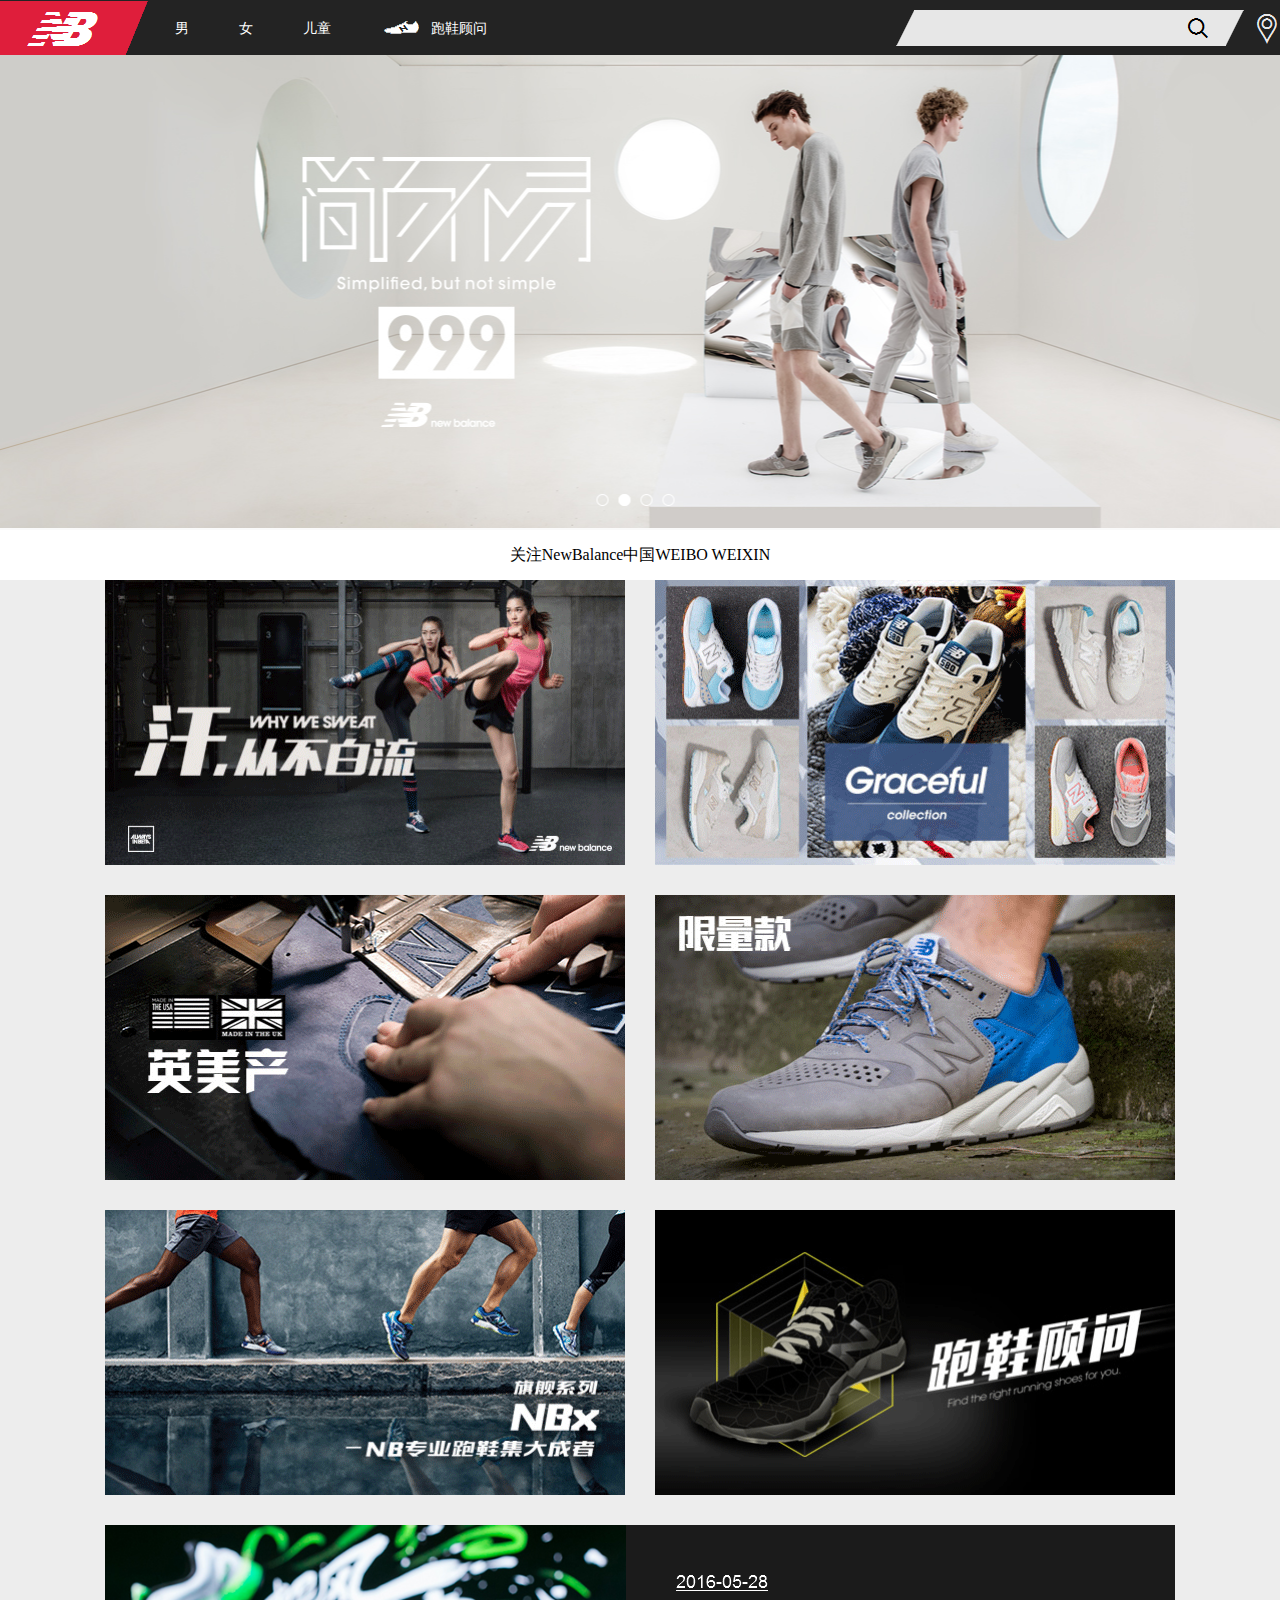
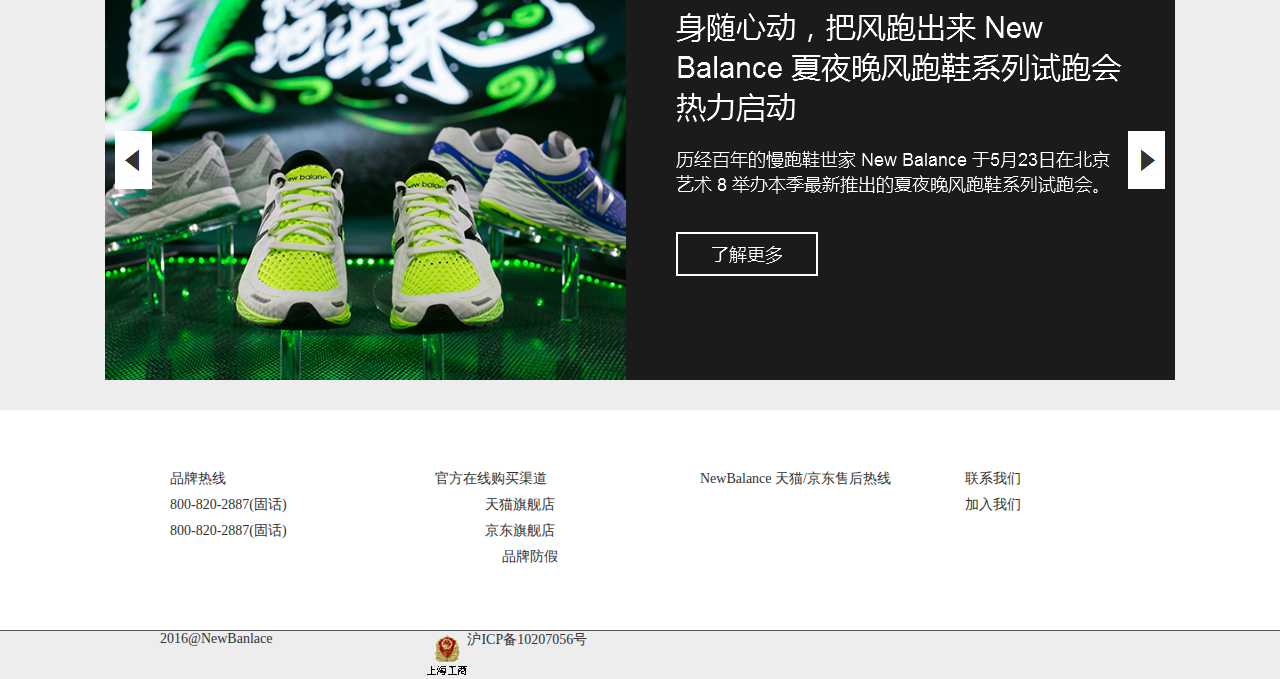
<file: NewBalance/newbalance.html>
<!DOCTYPE HTML PUBLIC "-//W3C//DTD HTML 4.01 Transitional//EN"
"http://www.w3.org/TR/html4/loose.dtd">
<html>
<head>
<meta http-equiv="Content-Type" content="text/html; charset=utf-8">
<title>新百伦</title>
<style type="text/css">	
     body{ background-color:#EDEDED;}
	 body,ul,dl,dd,pre{margin:0px; padding:0px;}
	 a{ text-decoration:none;}
	 /*头部*/
	.header{ background-color:#232323; overflow:hidden;}
	/*居中容器*/
	.header div{width:1366px; margin:0 auto;}
	.header .logo{ width:150px; height:55px; background-color:#DF1E3B; float:left; background:url(images/logo.png) no-repeat left;}
	.header .nav{width:650px; float:left; height:55px; overflow:hidden;}
	.header .nav ul li{ list-style:none; float:left; height:55px; line-height:55px; margin:0 25px;}
    .header .nav ul .lastLi{background-color:red; background:url(images/ss.png) no-repeat left;padding-left:50px;}
	.header .nav ul li a{ color:#FFFFFF; font-size:14px;}
	.header .search{ width:360px; height:55px; background-color:#ffffff; float:right; background:url(images/search.png) no-repeat left;}
	.header .search input{width:250px; height:25px; margin:12px 0 0 25px; background-color:#E7E7E7; border:0; font-size:14px;}
	.header .location{ width:100px; height:55px; background-color:#9933CC; float:right; background:url(images/location.png) no-repeat left; padding-left:10px;}
	/*广告*/
	.ad{height:475px; background-color:#EDEDED; background:url(images/ad.png) no-repeat center;}
	/* 关注 */
	.focus{background-color:#ffffff;}
	/*居中容器*/
	.focus div{width:1070px; height:50px; margin:0 auto; text-align:center; line-height:50px;}
	/* 产品列表 */
	.products{height:1430px; background-color:#EDEDED;}
	.products .center, .info .center , .footer .center{width:1070px; margin:0 auto;}/*居中*/
	.products div .product{width:520px; height:285px; float:left; margin-right:30px; margin-bottom:30px;}
	.products div .right{ margin-right:0;}
	.products div .last{width:1070px; height:498px;}
	/*底部附加内容*/
	.info{height:220px; background-color:#ffffff; border-bottom:1px solid #545454;}
	.info dl{ width:200px;float:left; font-size:14px; padding:30px 0px; margin:30px 0 0 65px;}
	.info .center dl dd{padding-bottom:8px;}
	.info .center dl dd a{color:#333333;}
	/*尾部*/
	.footer{background-color:#FFFFFF;}
	.footer dl dd{float:left; margin-right:100px; font-size:14px; margin-left:55px; color:#333;}
	.footer dl .last{ height:48px; background:url(images/gsbh.gif) no-repeat left; padding-left:40px;}
</style>
</head>
<body>
	<div class="header">
	<div>
		<div class="logo"></div>
		<div class="nav">
			<ul>
				<li><a href="#">男</a></li>
				<li><a href="#">女</a></li>
				<li><a href="#">儿童</a></li>
				<li class="lastLi"><a href="#">跑鞋顾问</a></li>
			</ul>
		</div>
		<div class="location"></div>
		<div class="search">
			<input type="text" name="search">
		</div>	
	</div>		
	</div>
	<div class="ad"></div>
	<div class="focus">
		<div>关注NewBalance中国WEIBO WEIXIN</div> <!-- 居中 -->
	</div>
	<div class="products">
		<div class="center"> <!-- 居中 -->
			<div class="product"><img src="images/products1.gif" alt="图片不见了"></div>
			<div class="product right"><img src="images/products2.gif" alt="图片不见了"></div>
			<div class="product"><img src="images/products3.gif" alt="图片不见了"></div>
			<div class="product right"><img src="images/products4.gif" alt="图片不见了"></div>
			<div class="product"><img src="images/products5.gif" alt="图片不见了"></div>
			<div class="product right"><img src="images/products6.gif" alt="图片不见了"></div>
			<div class="last"><img src="images/last.png" alt="图片不见了"></div>
		</div> 
	</div>
	<div class="info">
		<div class="center">
			<dl>
				<dd><a href="#">品牌热线</a></dd>
				<dd><a href="#">800-820-2887(固话)</a></dd>
				<dd><a href="#">800-820-2887(固话)</a></dd>
			</dl>
			<dl>
				<dd><a href="#">官方在线购买渠道</a></dd>
				<dd><a href="#"><pre>      天猫旗舰店</pre></a></dd>
				<dd><a href="#"><pre>      京东旗舰店</pre></a></dd>
				<dd><a href="#"><pre>        品牌防假</pre></a></dd>
			</dl>
			<dl>
				<dd><a href="#">NewBalance 天猫/京东售后热线</a></dd>
			</dl>
			<dl>
				<dd><a href="#">联系我们</a></dd>
				<dd><a href="#">加入我们</a></dd>
			</dl>
		</div>
	</div>
	<div class="footer">
	<div class="center">
		<dl>
			<dd>2016@NewBanlace</dd>
			<dd class="last">沪ICP备10207056号</dd>
		</dl>
	</div>
	</div>
</body>
</html>
</file>
<file: Sony/css/style.css>
/* CSS Document */
body,ul,h3,h4,h5,p,span,img{
margin:0;
padding:0;
}
a{
text-decoration:none;
color:#fff;
}
.header{
height:105px;
background-color:#000000;
}
.header .center{
width:940px;
margin:0 auto;
}
.header .center .header_top{
overflow:hidden;
}
.header .center .header_top .logo{
width:110px;
height:50px;
background:url(../images/logo.png) no-repeat left;
float:left;
}
.header .center .header_top .about {
float:right;
height:50px;
}
.header .center .header_top .about ul{
list-style:none;
}
.header .center .header_top .about ul li{
float:left;
margin-left:25px;
padding-top:10px;
font-size:10px;
}
.header .header_bottom{
overflow:hidden;
}
.header .header_bottom .nav{
float:left;
}
.header .header_bottom .nav ul{
list-style:none;
height:55px;
}
.header .header_bottom .nav ul li{
float:left;
margin:30px 30px 0 0 ;
font-size:14px;
}
.header .header_bottom .search{
height:55px;
float:right;
}
.header .header_bottom .search input{
width:200px;
height:40px;
background-color:#000000;
margin-top:5px;
color:#fff;
}
.ad{
height:520px;
background-color:#ccc;
background:url(../images/ad.jpg) no-repeat center;
}
.ad .center{
width:520px;
height:120px;
margin:0 auto;
position:relative;
top:200px;
background-image:url(../images/ad_center.gif)
}
.list{
height:410px;
overflow:hidden;
}
.list .center{
width:940px;
background:#fff;
height:85px;
margin:0 auto;  
}
.list .introduce{
height:85px;
float:left;
line-height:85px;
}
.list .introduce h3{
letter-spacing:1px;
font-size:20px;
color:#333333;
}
.list .point{
height:85px;
float:right;
}
.list .point img{
margin-top:30px;
}
.list .products .center{
width:1366px;
margin:0 auto;
}
.list .products .product{
float:left;
margin-right:8px;
}
.list .products .product .one{
width:190px;
height:176px;
opacity:0.2;
}
.list .products .product p{
width:232px;
height:100px;
background-color:#EFF0F1;
color:#595959;
overflow:hidden;
font-size:14px;
letter-spacing:1px;
}
.list .products .product .expect{
width:190px;
height:97px;
background-color:#EFF0F1;
}
.list .products .right{
margin-right:0;
}
.content{
/* background-color:#ccc; */
}
.content .main{
width:1200px;
height:590px;
background-color:#F0F1F3;
margin:0 auto;
}
.content .main .center{
width:940px;
height:590px;
margin:0 auto;
}
.content .main .center .news{
width:300px;
height:500px;
float:left;
/* background-color:#FF0000; */
margin:40px 20px 0 0;
}
.content .main .center .news .box{
width:300px;
height:80px;
margin-bottom:10px;
}
.content .main .center .news h4{
margin:5px 0 20px 5px;
}
.content .main .center .news .img{
float:left;
width:112px;
height:80px;
}
.content .main .center .news .words{
margin-left:25px;
float:left;
width:160px;
height:70px;
}
.content .main .center .news .words p{
font-size:10px;
background-color:#D0D1D3;
color:#fff;
width:60px;
height:20px;
text-align:center;
line-height:20px;
}
.content .main .center .news .words a{
font-size:12px;
color:#595959;
}
.content .main .center .right{
margin-right:0px;
}
.company{
height:225px;
}
.company .center{
width:940px;
height:225px;
margin:0 auto;
}
.company .center .title{
height:75px;
line-height:75px;
}
.company .center .title span{
padding-top:20px;
margin-right:520px;
font-size:20px;
color:#333333;
}
.company .center .title .right{
margin-right:0;
}
.company .center .image img{
width:150px;
height:114px;
}
.info{
height:295px;
background-color:#1F2024;
border-bottom:1px solid #333438;
}
.info .center{
width:940px;
height:295px;
margin:0 auto;
/* background-color:#CC3300; */
}
.info .center h4{
font-size:14px;
color:#4C4C50;
padding-top:25px;
}
.info .center .info1{
width:150px;
height:200px;
/* background-color:green; */
float:left;
}
.info .center .first{
margin-right:160px;
}
.info .center .second{
margin-left:8px;
margin-right:5px;
}
.info .center .third{
margin-left:5px;
}
.info .center .third h5{
margin-top:20px;
color:#4C4C50;
}
.info .center .third .lastUl li{
width:152px;
height:40px;
margin-bottom:5px;
background-color:#424243;
text-align:center;
line-height:48px;
font-size:12px;

}
.info .center .third .lastUl li a{
color:#E6E6E6;
}
.info .center .info1 ul{
list-style:none;
font-size:12px;
margin-top:15px;
}
.info .center .info1 ul li{
padding-bottom:8px;
}
.footer{
height:100px;
background-color:#1F2024;
}
.footer .center{
width:940px;
height:100px;
/* background-color:red; */
margin:0 auto;
}
.footer .center .left{
float:left;
}
.footer .center .left .left_top{
height:50px;
}
.footer .center .left .left_top .logo{
padding-top:20px;
}
.footer .center .left .left_top .logo span{
font-size:12px;
color:#313135;
margin-left:30px;
}
.footer .center .left .left_bottom{
height:50px;
}
.footer .center .left .left_bottom ul{
list-style:none;
}
.footer .center .left .left_bottom ul li{
float:left;
padding:10px 15px 10px 0;
font-size:12px;
}
.footer .center .left .left_bottom ul a{
color:#7F8082;
}
.footer .center .left .left_bottom ul .last{
color:#494A4D;
}
.footer .center .right{
width:167px;
height:100px;
float:right;
background:url(../images/footer_right.png) no-repeat center;
}
</file>
<file: ssd/css/main.css>
/* CSS Document */

/*居中盒子*/
.container{
	width:990px;
	margin:0 auto;
	overflow:hidden;
}
/*盒子*/
.header{
	height:150px;
	background-color:#EBE7E4;
	border-bottom:5px solid black;
}
.header .logo{
	height:100px;
	margin:25px 0;
	float:left;
}
.header .nav{
	float:right;
	overflow:hidden;
	margin:75px 0 25px 0;
}
.nav li{
	float:left;
	margin-right:20px;
	overflow:hidden;
}
.nav li a{
	float:left;
	width:60px;
	height:50px;
	text-align:center;
	color:#756F6B;
}
.nav li img{
	float:right;
	padding-top:10px;	
}
/*广告图片*/
.ad{
	height:600px;
	background:url(../images/ad.png) no-repeat center;
	background-color:#EBE7E4;	
}
/*内容*/
.content{
	/* height:4000px; */
	background-color:#EBE7E4;
}
.content .container{
	background-color:#fff;
	padding-bottom:40px;
}
.top .box1{
	overflow:hidden;
	padding-top:15px;
}
.box1 li{
	width:330px;
	height:215px;
	float:right;
	border:1px solid #ccc;
	text-align:center;
	overflow:hidden;
	box-sizing:border-box;
}
.box1 li img{
	height:120px;
	margin:5px 0;
	padding:1px;
}
.box1 li p{
	height:50px;
	width:230px;
	font-size:16px;
	text-align:center;
	margin-left:50px;
}
.box1 li .more{
	height:18px;
	position:relative;
	right:-120px;
}
.middle{
	overflow:hidden;
	padding:22px 0 25px 0;
	background-color:#fff;
}
.middle .box2{
	width:470px;
	float:left;
}	
.middle .box3{
	width:520px;
	float:right;
}
.box3 .box3_top{
	overflow:hidden;
}
.box3_top img{
	float:left;
}
.foot{
	border-top:15px solid black;
	overflow:hidden;
	background-color:#F0EFF1;
}
.foot .box4{
	overflow:hidden;
	width:565px;
	padding-left:30px;
	float:left;
}	
.foot .box4>li{
	float:left;
	height:250px;
	width:140px;
	/* padding-right:10px; */
}
.box4>li ul h3{
	font-size:18px;
	margin:35px 0 15px 0;
}
.box4>li ul li a{
	color:#777777;
}
.foot{ overflow:hidden;}
.foot .foot_right{
	float:right;
	width:395px;
}
.foot_right .chat{
	width:200px;
	height:250px;
	float:left;
	/* background-color:blue; */
}
.foot_right .chat img{
	margin:15px 40px 30px 40px;
}
.foot_right .chat h3{
	color:#999;
	font-size:16px;
}
.foot_right .ul{
	
	margin-left:40px;
	oveflow:hidden;
}
.foot_right .chat ul li{
	float:left;
	width:60px;
	height:24px;
	line-height:24px;
	background:url(../images/shashidan_48.png) no-repeat right;
	padding-right:10px;
	font-size:12px;
	color:#999;
	cursor:pointer;
}
.foot_right .chat ul li.last{
	width:220px;
	background:none;
	font-size:16px;
	margin-top:10px;
}
.foot_right .chat ul li.last span{
	background:url(../images/shashidan_48.png) no-repeat right;
	font-size:12px;
	padding-right:10px;
}
.foot_right .mark{
 	width:170px;
	height:250px;
 	float:right;
}
.foot_right .mark .img1{
	padding:15px 0 8px 0;
}
.foot_right .mark .img3{
	padding-top:8px;
}
/*内容里面的下面重复的四块*/
.banner{
	background-color:#F3F1F2;
	margin:15px 0;
	text-align:center;
}
.banner h1{
	height:30px;
	font-size:24px;
	padding-top:27px;
}
.banner p{
	height:40px;	
}
.images{
	overflow:hidden;
	background-color:#FAFAFA;
}
.images .images_left{
	float:left;
	width:293px;
	height:606px;
}
.images .images_right{
	float:right;
	width:697px;
}
.images_right ul {
	overflow:hidden;
}
.images_right ul li{
	height:303px;
	width:225px;
	margin-left:5px;
	float:left;
}
.images_right ul img{
	height:222px;
	padding:1px;
	border:1px solid #ccc;
}
.images_right ul span{
	display:block;
	height:60px;
	width:100px;
	font-size:16px;
	margin-left:50px;
	text-align:center;
	margin-top:21px;
	
}
/*尾部*/
.footer{
	height:155px;
	background-color:#EBE7E3;
	border-top:5px solid black;
	overflow:hidden;
}
.footer span{
	height:155px;
	float:left; 
}
.footer .left img{
	height:100px;
	margin:35px 0 20px 0;
}
.footer .center{
	width:220px;
	margin:55px 40px 20px 30px;
}
.footer .center img{
	height:80px;
	width:70px;	
}
.footer .right{
	width:440px;
}

.right .right_top ul{
	overflow:hidden;
}
.right .right_top ul li{
     float:left; 
     margin:20px 0 30px 11.5px;	
}
.right .right_top ul li a{
	float:left;
	width:70px;
	height:40px;
	text-align:center;
	color:#756F6B;
	font-size:12px;
}
.right .right_top ul li a.except{
	width:50px;
}
.right .right_top ul li img{
	float:right;
	padding-top:10px;	
}
</file>
<file: Hairy Crabs/css/style.css>
/* 头部 */
.header{background-color: #FBF9FA;}
.center{ width:950px; margin:0 auto; overflow:hidden;} /*居中的盒子*/
.header img.logo{ padding: 13px 0; float: left;}
.header .logo_r{ width: 300px; float: left; padding: 30px 0 20px 10px;}
.logo_r h1{height: 43px; color:#333;}
.logo_r p{height: 22px;}
.header .h_right{ float: right;}
.h_right img{ padding:25px 10px 6px 0; cursor:pointer;}
.h_right img.qr_code{ width: 65px; height:70px; }

/*导航*/
.nav{ background-color:#992224;}
.nav ul{ overflow:hidden;}
.nav ul li{ float:left;}
.nav ul li a{ display:inline-block; padding:5px 25px 5px 25px; color:#fff;}
.nav ul li a:hover{ background-color:#FF1411;}

/* 内容 */
.content{ background:url(../images/bg_02.png) repeat center; color:#431F0F;}
.content>.center>img{float:right;}
.content .con_left{ width:494px;float:left;}

/*提货须知*/
.no_left ul li{ padding:18px 0 18px 0; border-bottom:1px solid #000;font-size:14px; color:#333;}
.no_left ul li strong{ color:#FC0903;}

/*提货步骤*/
.se_left ul li{ overflow:hidden; border-bottom:1px solid #000;}
.se_left ul li img{ float:left; padding:15px 0; }
.se_left ul li span{ float:left;width:430px; height:46px;padding:25px 0 5px 5px;}

/*其它提货方式*/
.ot_left ul li{ overflow:hidden;padding-top:45px; color:#725849;}
.ot_left ul li img{ float:left; padding-right:15px; }
.ot_left ul li span{ font-size:14px;}

/*多卡提货*/
.mu_left{ padding-top:55px;}
.mu_left input{ width:120px; height:25px; margin-bottom:40px;}
.mu_left span{ display:inline-block; width:24px; height:17px; line-height:17px; text-align:center; border:1px solid #5A0201; border-radius:3px; background-color:#FEE2E1; margin:0 20px 0 10px; cursor:pointer;}
.mu_left p{ width:260px; margin:15px auto;}
.mu_left p input{ width:76px; height:26px; background-color:#FEE1E3;border:1px solid #5A0201; border-radius:4px; margin-right:50px; cursor:pointer; font-size:16px; color:#5A0201;}
.mu_left p a{ display:inline-block;width:76px; height:24px; background-color:#FEE1E3;border:1px solid #5A0201; border-radius:4px; text-align:center; color:#5A0201;}

/*在线提货*/
.on_left dl{ padding-top:35px; text-align:center;}
.on_left dd input{ width:160px; height:25px; margin-bottom:25px;}
.on_left span{display:block; width:280px; margin:20px auto;}
.on_left span input{ width:76px; height:26px; background-color:#FEE1E3;border:1px solid #5A0201; border-radius:4px; margin-right:50px; margin-left:55px; font-size:16px;color:#5A0201; cursor:pointer;}
.on_left span a{ display:inline-block;width:76px; height:24px; background-color:#FEE1E3;border:1px solid #5A0201; border-radius:4px; text-align:center; color:#5A0201;}
.on_left p{ font-size:14px;width:460px; margin:15px auto;}
.on_left strong{ display:block; width:385px; font-size:14px; text-align:center; margin:15px auto; color:#FC3B34;}
</file>
